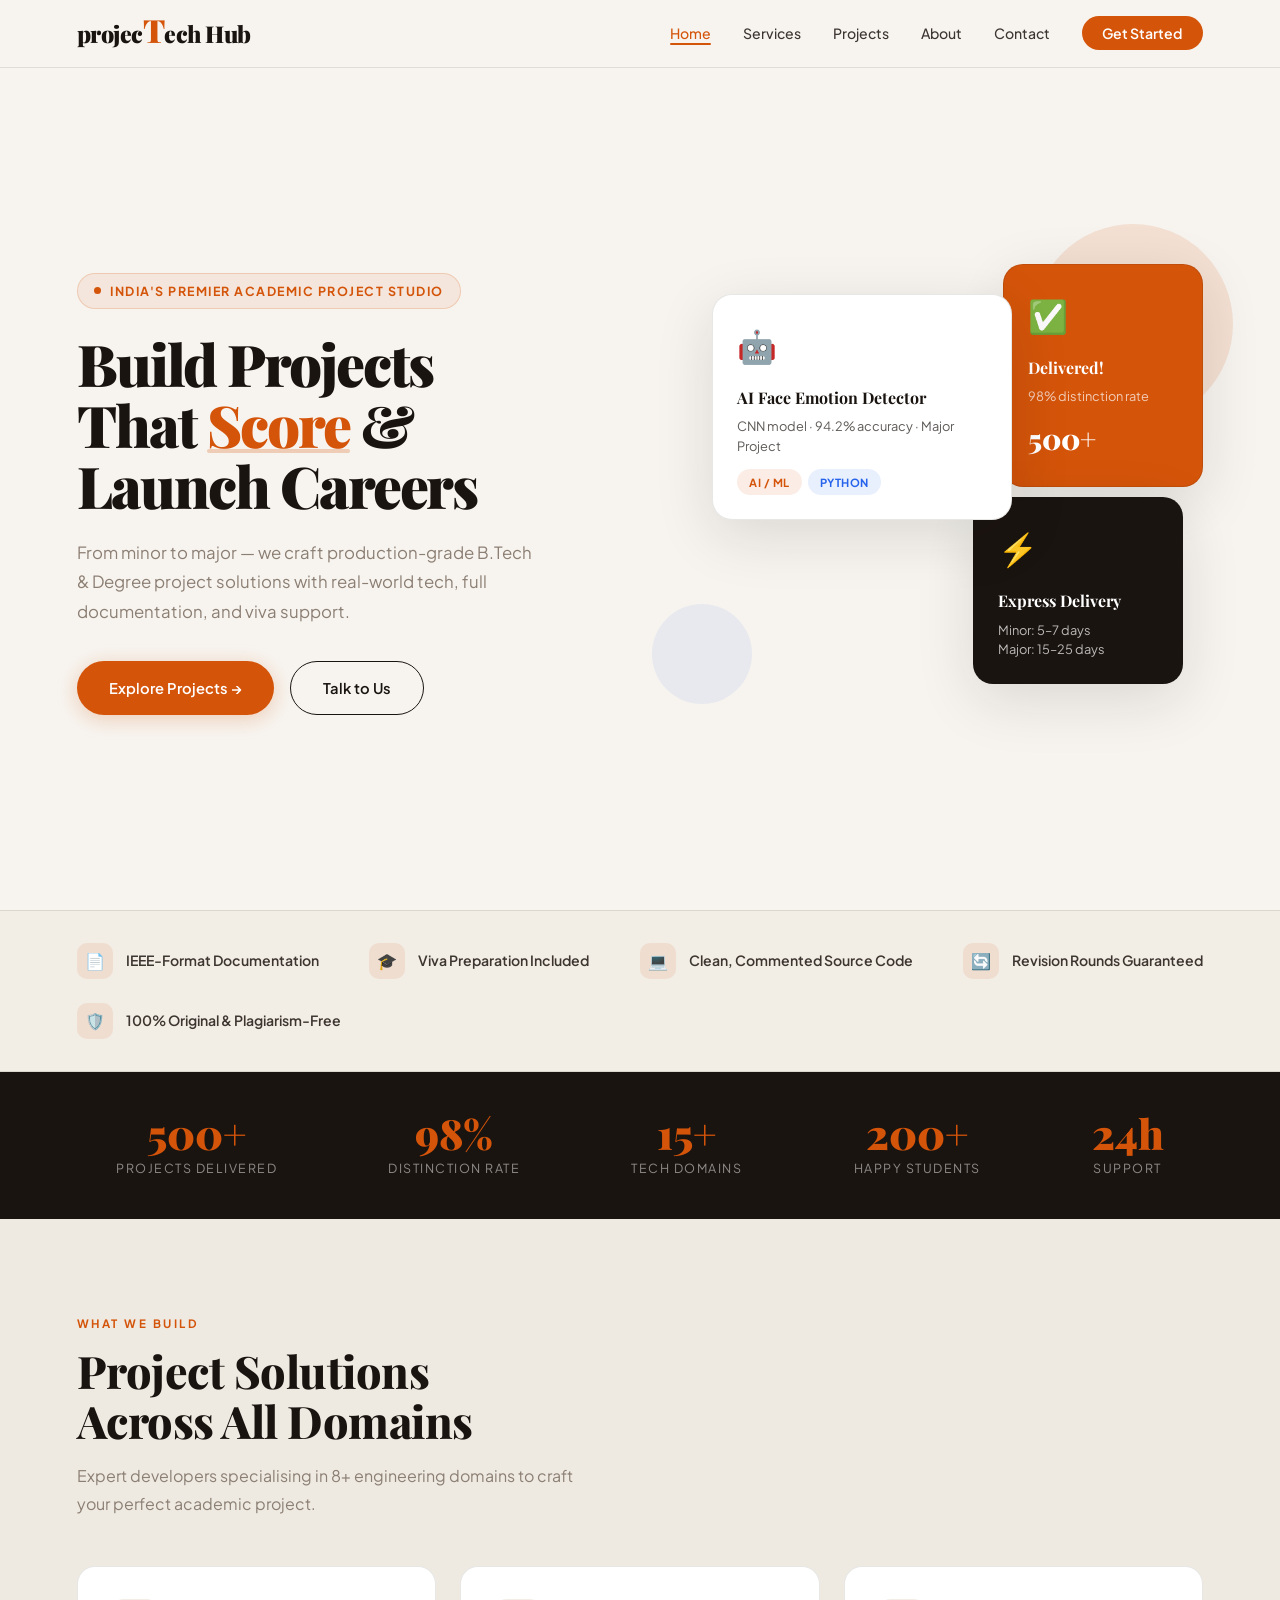
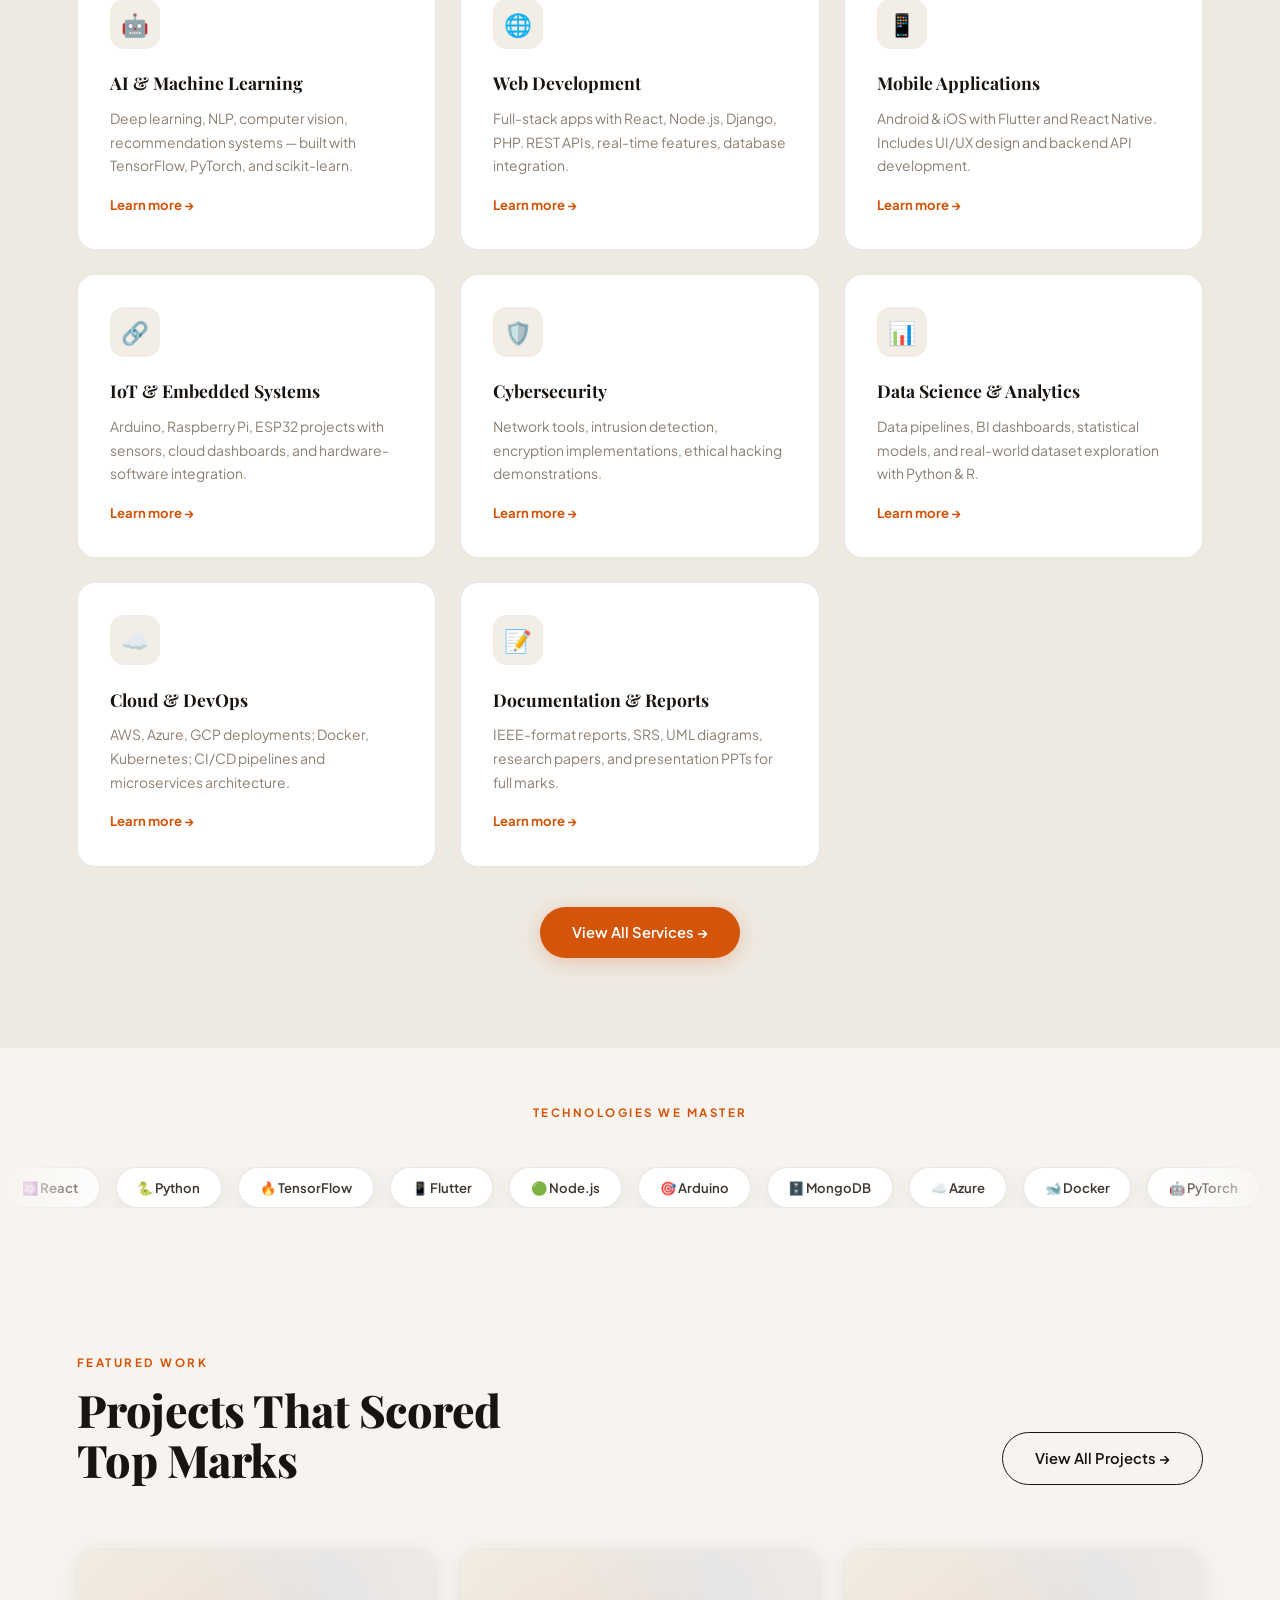
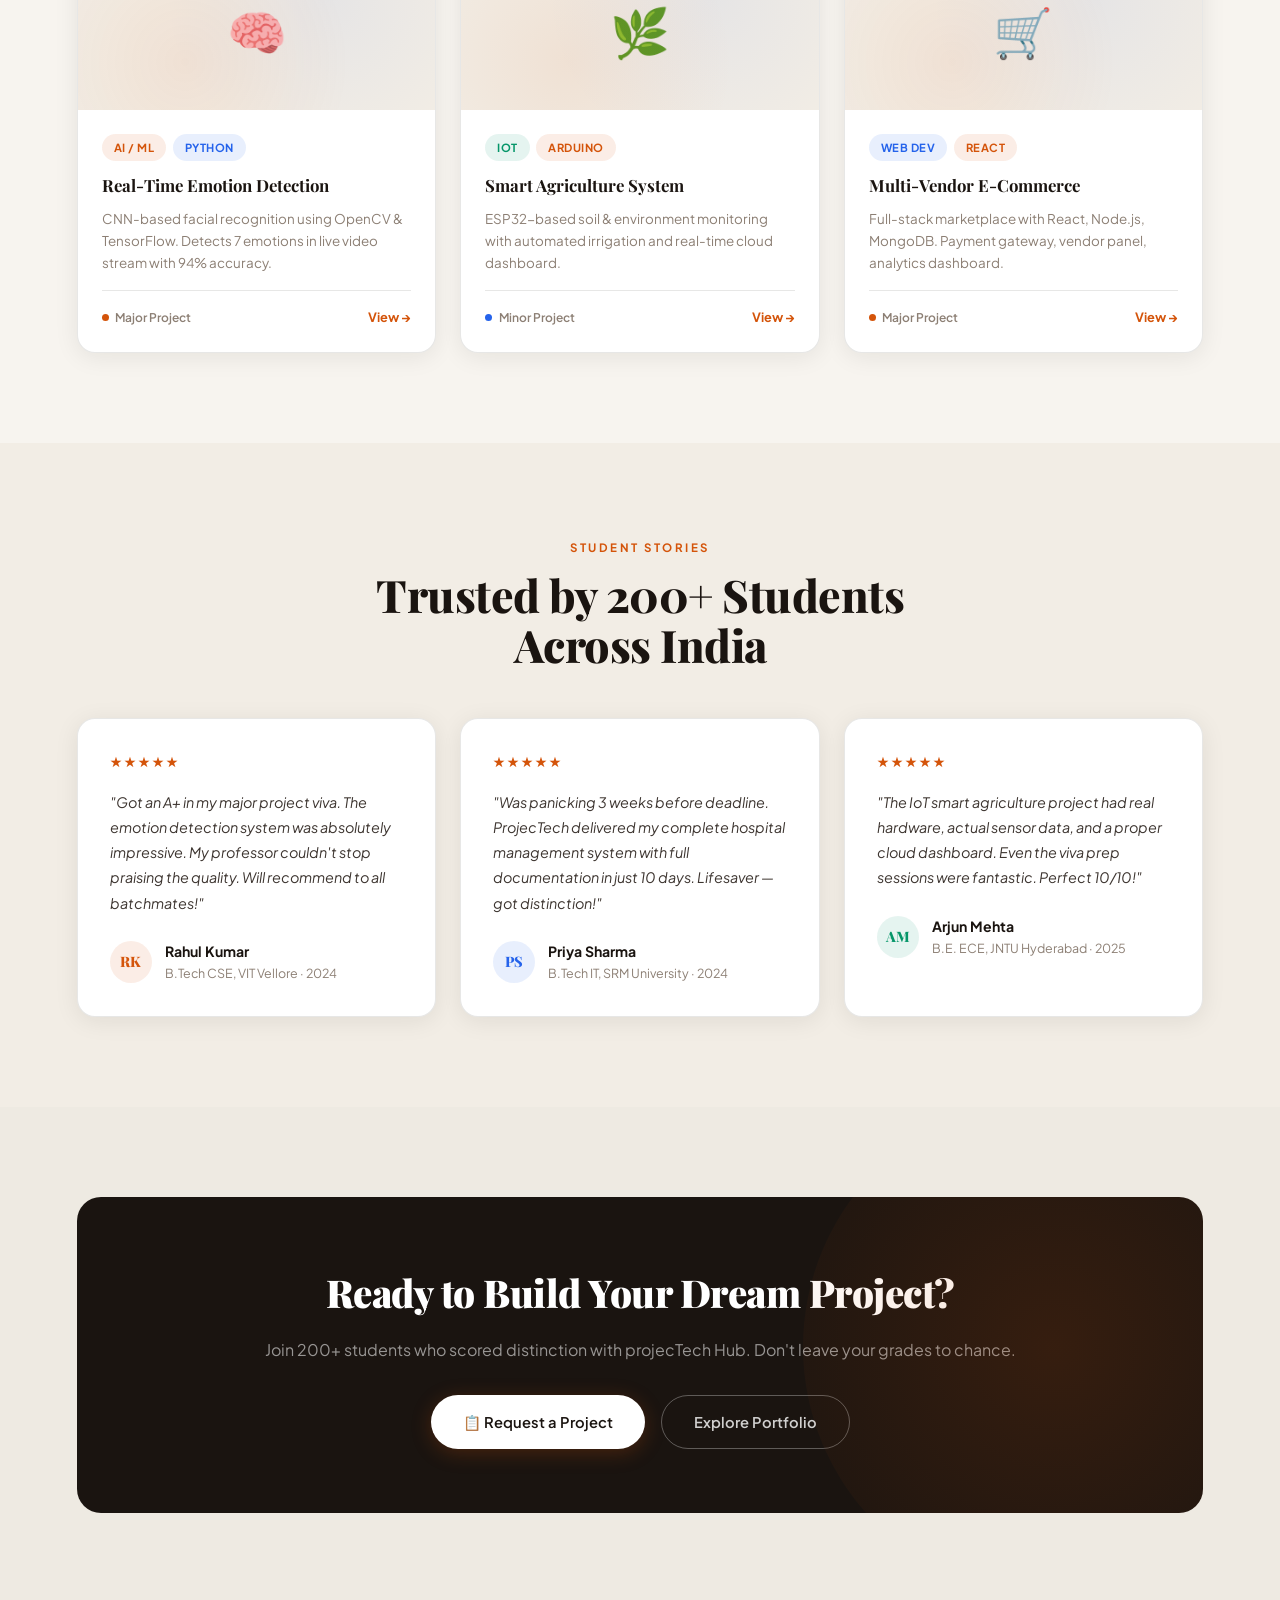
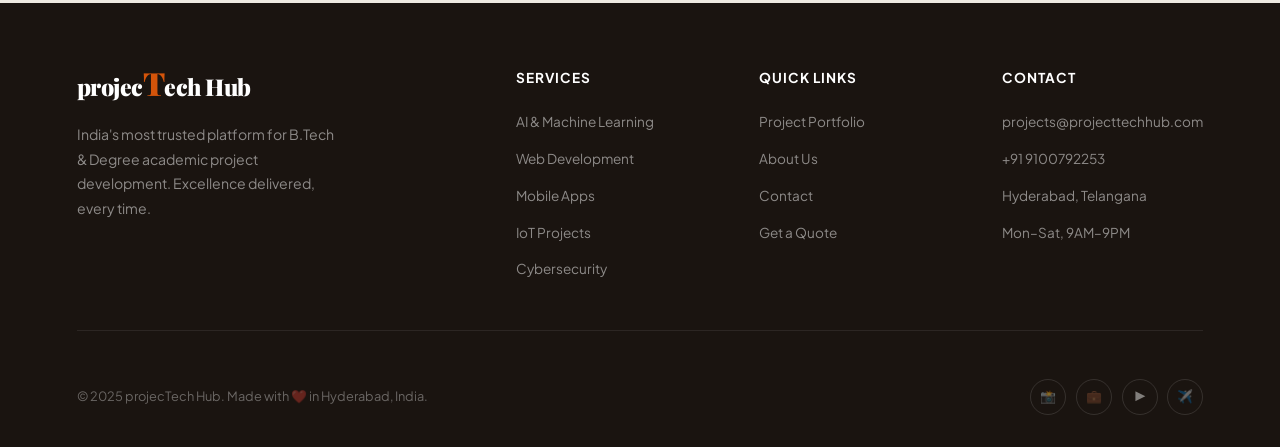
<file: index.html>
<!DOCTYPE html>
<html lang="en">
<head>
<meta charset="UTF-8">
<meta name="viewport" content="width=device-width, initial-scale=1.0">
<title>projecTech Hub — B.Tech & Degree Project Solutions</title>
<link rel="stylesheet" href="style.css">
<style>
/* ── HERO ── */
.hero {
  min-height: calc(100vh - 68px);
  display: grid;
  grid-template-columns: 1fr 1fr;
  align-items: center;
  gap: 4rem;
  padding: 80px 6% 80px;
  max-width: 1300px;
  margin: 0 auto;
}
.hero-left { position: relative; }
.hero-eyebrow {
  display: inline-flex;
  align-items: center;
  gap: 0.6rem;
  background: rgba(212,84,10,0.08);
  border: 1px solid rgba(212,84,10,0.2);
  border-radius: 50px;
  padding: 0.4rem 1rem;
  font-size: 0.78rem;
  font-weight: 700;
  color: var(--accent);
  text-transform: uppercase;
  letter-spacing: 1.5px;
  margin-bottom: 1.5rem;
  animation: fadeUp 0.7s ease both;
}
.pulse { width: 7px; height: 7px; border-radius: 50%; background: var(--accent); animation: pulse 2s infinite; }
@keyframes pulse { 0%,100%{opacity:1;transform:scale(1)} 50%{opacity:0.4;transform:scale(0.8)} }

h1.hero-title {
  font-family: 'Playfair Display', serif;
  font-size: clamp(2.8rem, 4.5vw, 4.4rem);
  font-weight: 900;
  line-height: 1.06;
  letter-spacing: -2px;
  color: var(--ink);
  margin-bottom: 1.4rem;
  animation: fadeUp 0.7s 0.1s ease both;
}
h1.hero-title em {
  font-style: normal;
  color: var(--accent);
  position: relative;
  display: inline-block;
}
h1.hero-title em::after {
  content: '';
  position: absolute;
  bottom: 2px; left: 0; right: 0;
  height: 4px;
  background: var(--accent);
  opacity: 0.25;
  border-radius: 2px;
}

.hero-sub {
  color: var(--muted);
  font-size: 1.05rem;
  line-height: 1.75;
  max-width: 460px;
  margin-bottom: 2.2rem;
  animation: fadeUp 0.7s 0.2s ease both;
  font-weight: 400;
}
.hero-btns { display: flex; gap: 1rem; flex-wrap: wrap; animation: fadeUp 0.7s 0.3s ease both; }

/* hero right visual */
.hero-visual {
  position: relative;
  animation: fadeUp 0.9s 0.2s ease both;
}
.hero-card-stack {
  position: relative;
  height: 460px;
}
.hcard {
  position: absolute;
  background: var(--surface);
  border: 1px solid var(--border);
  border-radius: 20px;
  padding: 1.5rem;
  box-shadow: var(--shadow-lg);
  transition: transform 0.5s ease;
}
.hcard:hover { transform: scale(1.02); }
.hcard-main {
  width: 300px;
  top: 30px; left: 40px;
  z-index: 3;
}
.hcard-float1 {
  width: 200px;
  top: 0; right: 0;
  z-index: 2;
  background: var(--accent);
  color: #fff;
}
.hcard-float2 {
  width: 210px;
  bottom: 40px; right: 20px;
  z-index: 2;
  background: var(--ink);
  color: #fff;
}
.hcard-icon { font-size: 2rem; margin-bottom: 0.8rem; }
.hcard h4 { font-family: 'Playfair Display', serif; font-size: 1rem; font-weight: 700; margin-bottom: 0.4rem; }
.hcard p { font-size: 0.8rem; opacity: 0.7; line-height: 1.5; }
.hcard-stat { font-family: 'Playfair Display', serif; font-size: 1.8rem; font-weight: 900; margin-top: 0.5rem; }

/* floating dots deco */
.deco-dot {
  position: absolute;
  border-radius: 50%;
  opacity: 0.12;
  background: var(--accent);
  pointer-events: none;
}

@keyframes fadeUp { from{opacity:0;transform:translateY(22px)} to{opacity:1;transform:translateY(0)} }

/* ── HIGHLIGHTS BAR ── */
.highlights-bar {
  background: var(--surface2);
  padding: 2rem 6%;
  border-top: 1px solid var(--border);
  border-bottom: 1px solid var(--border);
}
.highlights-inner {
  max-width: 1200px;
  margin: 0 auto;
  display: flex;
  justify-content: space-between;
  align-items: center;
  flex-wrap: wrap;
  gap: 1.5rem;
}
.hl-item {
  display: flex;
  align-items: center;
  gap: 0.8rem;
  font-size: 0.88rem;
  font-weight: 600;
  color: var(--ink2);
}
.hl-icon {
  width: 36px; height: 36px;
  border-radius: 10px;
  background: rgba(212,84,10,0.1);
  display: flex;
  align-items: center;
  justify-content: center;
  font-size: 1rem;
  flex-shrink: 0;
}

/* ── SERVICES OVERVIEW ── */
.services-grid {
  display: grid;
  grid-template-columns: repeat(auto-fill, minmax(270px, 1fr));
  gap: 1.5rem;
  margin-top: 3rem;
}
.service-card {
  background: var(--surface);
  border: 1px solid var(--border);
  border-radius: 18px;
  padding: 2rem;
  transition: all 0.28s;
  position: relative;
  overflow: hidden;
}
.service-card::before {
  content: '';
  position: absolute;
  bottom: 0; left: 0; right: 0;
  height: 3px;
  background: linear-gradient(90deg, var(--accent), transparent);
  transform: scaleX(0);
  transform-origin: left;
  transition: transform 0.3s;
}
.service-card:hover { box-shadow: var(--shadow-lg); transform: translateY(-4px); }
.service-card:hover::before { transform: scaleX(1); }
.svc-icon {
  width: 50px; height: 50px;
  border-radius: 14px;
  display: flex;
  align-items: center;
  justify-content: center;
  font-size: 1.4rem;
  margin-bottom: 1.2rem;
  background: var(--surface2);
}
.service-card h3 { font-family: 'Playfair Display', serif; font-size: 1.1rem; font-weight: 700; margin-bottom: 0.6rem; }
.service-card p { color: var(--muted); font-size: 0.87rem; line-height: 1.7; }
.svc-link { display: inline-flex; align-items: center; gap: 0.3rem; color: var(--accent); font-size: 0.82rem; font-weight: 700; margin-top: 1rem; text-decoration: none; }
.svc-link:hover { gap: 0.6rem; }

/* ── FEATURED PROJECTS ── */
.projects-row {
  display: grid;
  grid-template-columns: repeat(auto-fill, minmax(310px, 1fr));
  gap: 1.5rem;
  margin-top: 3rem;
}
.proj-card {
  background: var(--surface);
  border: 1px solid var(--border);
  border-radius: 18px;
  overflow: hidden;
  box-shadow: var(--shadow);
  transition: transform 0.28s, box-shadow 0.28s;
}
.proj-card:hover { transform: translateY(-5px); box-shadow: var(--shadow-lg); }
.proj-thumb {
  height: 160px;
  display: flex;
  align-items: center;
  justify-content: center;
  font-size: 3rem;
  background: var(--surface2);
  position: relative;
  overflow: hidden;
}
.proj-thumb-pattern {
  position: absolute;
  inset: 0;
  background-image: radial-gradient(circle at 30% 70%, rgba(212,84,10,0.08) 0%, transparent 60%),
                    radial-gradient(circle at 70% 30%, rgba(37,99,235,0.06) 0%, transparent 60%);
}
.proj-body { padding: 1.5rem; }
.proj-tags { display: flex; gap: 0.4rem; flex-wrap: wrap; margin-bottom: 0.7rem; }
.proj-body h3 { font-family: 'Playfair Display', serif; font-size: 1.05rem; font-weight: 700; margin-bottom: 0.5rem; }
.proj-body p { color: var(--muted); font-size: 0.84rem; line-height: 1.65; }
.proj-footer { display: flex; justify-content: space-between; align-items: center; margin-top: 1rem; padding-top: 1rem; border-top: 1px solid var(--border); }

/* ── TESTIMONIAL STRIP ── */
.testi-grid {
  display: grid;
  grid-template-columns: repeat(auto-fill, minmax(300px, 1fr));
  gap: 1.5rem;
  margin-top: 3rem;
}
.testi-card {
  background: var(--surface);
  border: 1px solid var(--border);
  border-radius: 18px;
  padding: 2rem;
  box-shadow: var(--shadow);
}
.stars { color: var(--accent); font-size: 0.85rem; letter-spacing: 2px; margin-bottom: 1rem; }
.testi-text { color: var(--ink2); font-size: 0.9rem; line-height: 1.75; margin-bottom: 1.5rem; font-style: italic; }
.testi-author { display: flex; align-items: center; gap: 0.8rem; }
.author-av {
  width: 42px; height: 42px;
  border-radius: 50%;
  display: flex;
  align-items: center;
  justify-content: center;
  font-weight: 800;
  font-size: 0.9rem;
  font-family: 'Playfair Display', serif;
  flex-shrink: 0;
}
.author-name { font-weight: 700; font-size: 0.88rem; }
.author-info { color: var(--muted); font-size: 0.78rem; }

/* ── CTA BLOCK ── */
.cta-block {
  background: var(--ink);
  border-radius: 24px;
  padding: 4rem 3rem;
  text-align: center;
  position: relative;
  overflow: hidden;
}
.cta-block::before {
  content: '';
  position: absolute;
  width: 500px; height: 500px;
  background: radial-gradient(circle, rgba(212,84,10,0.15), transparent);
  top: -100px; right: -100px;
  border-radius: 50%;
  pointer-events: none;
}
.cta-block h2 { font-family: 'Playfair Display', serif; font-size: clamp(1.8rem,3vw,2.6rem); font-weight: 900; color: #fff; margin-bottom: 0.8rem; letter-spacing:-0.5px; }
.cta-block p { color: rgba(255,255,255,0.55); margin-bottom: 2rem; }
.cta-btns { display: flex; gap: 1rem; justify-content: center; flex-wrap: wrap; }
.btn-white { background: #fff; color: var(--ink) !important; }
.btn-white:hover { background: #f0ebe4; }
.btn-ghost { border-color: rgba(255,255,255,0.3) !important; color: rgba(255,255,255,0.8) !important; }
.btn-ghost:hover { background: rgba(255,255,255,0.08) !important; color: #fff !important; }

/* ── HOME SECTIONS BG ── */
#services { background: var(--bg2); }
#testimonials { background: var(--surface2); }

@media(max-width:900px) {
  .hero { grid-template-columns: 1fr; padding: 50px 5%; gap: 3rem; }
  .hero-card-stack { height: 320px; }
  .hcard-main { width: 240px; left: 0; }
  .hcard-float1 { width: 160px; }
  .hcard-float2 { width: 170px; right: 0; }
}
</style>
</head>
<body>
<!-- NAV -->
<nav>
  <a href="index.html" class="logo"><span class="small">projec</span><span class="BIG">T</span><span class="small">ech</span>&nbsp;<span class="hub">Hub</span></a>
  <ul class="nav-links">
    <li><a href="index.html" class="active">Home</a></li>
    <li><a href="services.html">Services</a></li>
    <li><a href="projects.html">Projects</a></li>
    <li><a href="about.html">About</a></li>
    <li><a href="contact.html">Contact</a></li>
    <li><a href="contact.html" class="nav-cta">Get Started</a></li>
  </ul>
  <div class="hamburger"><span></span><span></span><span></span></div>
</nav>

<div class="page">

  <!-- HERO -->
  <div style="background: var(--bg); padding-top: 10px;">
    <div class="hero">
      <div class="hero-left">
        <div class="hero-eyebrow"><span class="pulse"></span> India's Premier Academic Project Studio</div>
        <h1 class="hero-title">Build Projects<br>That <em>Score</em> &<br>Launch Careers</h1>
        <p class="hero-sub">From minor to major — we craft production-grade B.Tech & Degree project solutions with real-world tech, full documentation, and viva support.</p>
        <div class="hero-btns">
          <a href="projects.html" class="btn-primary">Explore Projects →</a>
          <a href="contact.html" class="btn-outline">Talk to Us</a>
        </div>
      </div>
      <div class="hero-visual">
        <div class="deco-dot" style="width:200px;height:200px;top:-40px;right:-30px;"></div>
        <div class="deco-dot" style="width:100px;height:100px;bottom:20px;left:-20px;opacity:0.07;background:var(--accent2)"></div>
        <div class="hero-card-stack">
          <div class="hcard hcard-main">
            <div class="hcard-icon">🤖</div>
            <h4>AI Face Emotion Detector</h4>
            <p>CNN model · 94.2% accuracy · Major Project</p>
            <div style="display:flex;gap:0.4rem;margin-top:0.8rem">
              <span class="tag tag-orange">AI / ML</span>
              <span class="tag tag-blue">Python</span>
            </div>
          </div>
          <div class="hcard hcard-float1">
            <div class="hcard-icon">✅</div>
            <h4>Delivered!</h4>
            <p>98% distinction rate</p>
            <div class="hcard-stat">500+</div>
          </div>
          <div class="hcard hcard-float2">
            <div class="hcard-icon">⚡</div>
            <h4>Express Delivery</h4>
            <p>Minor: 5–7 days<br>Major: 15–25 days</p>
          </div>
        </div>
      </div>
    </div>
  </div>

  <!-- HIGHLIGHTS BAR -->
  <div class="highlights-bar">
    <div class="highlights-inner">
      <div class="hl-item"><div class="hl-icon">📄</div> IEEE-Format Documentation</div>
      <div class="hl-item"><div class="hl-icon">🎓</div> Viva Preparation Included</div>
      <div class="hl-item"><div class="hl-icon">💻</div> Clean, Commented Source Code</div>
      <div class="hl-item"><div class="hl-icon">🔄</div> Revision Rounds Guaranteed</div>
      <div class="hl-item"><div class="hl-icon">🛡️</div> 100% Original & Plagiarism-Free</div>
    </div>
  </div>

  <!-- STATS -->
  <div class="stat-strip">
    <div class="stat-item"><span class="stat-num">500+</span><div class="stat-label">Projects Delivered</div></div>
    <div class="stat-item"><span class="stat-num">98%</span><div class="stat-label">Distinction Rate</div></div>
    <div class="stat-item"><span class="stat-num">15+</span><div class="stat-label">Tech Domains</div></div>
    <div class="stat-item"><span class="stat-num">200+</span><div class="stat-label">Happy Students</div></div>
    <div class="stat-item"><span class="stat-num">24h</span><div class="stat-label">Support</div></div>
  </div>

  <!-- SERVICES OVERVIEW -->
  <section id="services">
    <div class="container">
      <div class="reveal">
        <span class="section-tag">What We Build</span>
        <h2 class="section-title">Project Solutions<br>Across All Domains</h2>
        <p class="section-sub">Expert developers specialising in 8+ engineering domains to craft your perfect academic project.</p>
      </div>
      <div class="services-grid">
        <div class="service-card reveal">
          <div class="svc-icon">🤖</div>
          <h3>AI & Machine Learning</h3>
          <p>Deep learning, NLP, computer vision, recommendation systems — built with TensorFlow, PyTorch, and scikit-learn.</p>
          <a href="services.html" class="svc-link">Learn more →</a>
        </div>
        <div class="service-card reveal">
          <div class="svc-icon">🌐</div>
          <h3>Web Development</h3>
          <p>Full-stack apps with React, Node.js, Django, PHP. REST APIs, real-time features, database integration.</p>
          <a href="services.html" class="svc-link">Learn more →</a>
        </div>
        <div class="service-card reveal">
          <div class="svc-icon">📱</div>
          <h3>Mobile Applications</h3>
          <p>Android & iOS with Flutter and React Native. Includes UI/UX design and backend API development.</p>
          <a href="services.html" class="svc-link">Learn more →</a>
        </div>
        <div class="service-card reveal">
          <div class="svc-icon">🔗</div>
          <h3>IoT & Embedded Systems</h3>
          <p>Arduino, Raspberry Pi, ESP32 projects with sensors, cloud dashboards, and hardware-software integration.</p>
          <a href="services.html" class="svc-link">Learn more →</a>
        </div>
        <div class="service-card reveal">
          <div class="svc-icon">🛡️</div>
          <h3>Cybersecurity</h3>
          <p>Network tools, intrusion detection, encryption implementations, ethical hacking demonstrations.</p>
          <a href="services.html" class="svc-link">Learn more →</a>
        </div>
        <div class="service-card reveal">
          <div class="svc-icon">📊</div>
          <h3>Data Science & Analytics</h3>
          <p>Data pipelines, BI dashboards, statistical models, and real-world dataset exploration with Python & R.</p>
          <a href="services.html" class="svc-link">Learn more →</a>
        </div>
        <div class="service-card reveal">
          <div class="svc-icon">☁️</div>
          <h3>Cloud & DevOps</h3>
          <p>AWS, Azure, GCP deployments; Docker, Kubernetes; CI/CD pipelines and microservices architecture.</p>
          <a href="services.html" class="svc-link">Learn more →</a>
        </div>
        <div class="service-card reveal">
          <div class="svc-icon">📝</div>
          <h3>Documentation & Reports</h3>
          <p>IEEE-format reports, SRS, UML diagrams, research papers, and presentation PPTs for full marks.</p>
          <a href="services.html" class="svc-link">Learn more →</a>
        </div>
      </div>
      <div style="text-align:center;margin-top:2.5rem">
        <a href="services.html" class="btn-primary">View All Services →</a>
      </div>
    </div>
  </section>

  <!-- TECH MARQUEE -->
  <div style="padding:50px 0; background: var(--bg);">
    <div style="text-align:center;margin-bottom:2rem"><span class="section-tag">Technologies We Master</span></div>
    <div class="marquee-wrap">
      <div class="marquee-track">
        <div class="tech-pill">⚛️ React</div><div class="tech-pill">🐍 Python</div><div class="tech-pill">🔥 TensorFlow</div>
        <div class="tech-pill">📱 Flutter</div><div class="tech-pill">🟢 Node.js</div><div class="tech-pill">🎯 Arduino</div>
        <div class="tech-pill">🗄️ MongoDB</div><div class="tech-pill">☁️ Azure</div><div class="tech-pill">🐋 Docker</div>
        <div class="tech-pill">🤖 PyTorch</div><div class="tech-pill">📊 Power BI</div><div class="tech-pill">🅰️ Angular</div>
        <div class="tech-pill">📦 MySQL</div><div class="tech-pill">🔷 TypeScript</div><div class="tech-pill">☕ Java Spring</div>
        <!-- duplicate -->
        <div class="tech-pill">⚛️ React</div><div class="tech-pill">🐍 Python</div><div class="tech-pill">🔥 TensorFlow</div>
        <div class="tech-pill">📱 Flutter</div><div class="tech-pill">🟢 Node.js</div><div class="tech-pill">🎯 Arduino</div>
        <div class="tech-pill">🗄️ MongoDB</div><div class="tech-pill">☁️ Azure</div><div class="tech-pill">🐋 Docker</div>
        <div class="tech-pill">🤖 PyTorch</div><div class="tech-pill">📊 Power BI</div><div class="tech-pill">🅰️ Angular</div>
        <div class="tech-pill">📦 MySQL</div><div class="tech-pill">🔷 TypeScript</div><div class="tech-pill">☕ Java Spring</div>
      </div>
    </div>
  </div>

  <!-- FEATURED PROJECTS -->
  <section style="background:var(--bg)">
    <div class="container">
      <div class="reveal" style="display:flex;justify-content:space-between;align-items:flex-end;flex-wrap:wrap;gap:1rem;margin-bottom:0">
        <div>
          <span class="section-tag">Featured Work</span>
          <h2 class="section-title">Projects That Scored<br>Top Marks</h2>
        </div>
        <a href="projects.html" class="btn-outline" style="margin-bottom:1rem">View All Projects →</a>
      </div>
      <div class="projects-row">
        <div class="proj-card reveal">
          <div class="proj-thumb" style="color:#d4540a">
            <div class="proj-thumb-pattern"></div>
            🧠
          </div>
          <div class="proj-body">
            <div class="proj-tags"><span class="tag tag-orange">AI / ML</span><span class="tag tag-blue">Python</span></div>
            <h3>Real-Time Emotion Detection</h3>
            <p>CNN-based facial recognition using OpenCV & TensorFlow. Detects 7 emotions in live video stream with 94% accuracy.</p>
            <div class="proj-footer">
              <span class="level-badge major"><span class="level-dot"></span> Major Project</span>
              <a href="projects.html" style="color:var(--accent);font-size:0.8rem;font-weight:700;text-decoration:none">View →</a>
            </div>
          </div>
        </div>
        <div class="proj-card reveal">
          <div class="proj-thumb" style="color:#059669">
            <div class="proj-thumb-pattern"></div>
            🌿
          </div>
          <div class="proj-body">
            <div class="proj-tags"><span class="tag tag-green">IoT</span><span class="tag tag-orange">Arduino</span></div>
            <h3>Smart Agriculture System</h3>
            <p>ESP32-based soil & environment monitoring with automated irrigation and real-time cloud dashboard.</p>
            <div class="proj-footer">
              <span class="level-badge minor"><span class="level-dot"></span> Minor Project</span>
              <a href="projects.html" style="color:var(--accent);font-size:0.8rem;font-weight:700;text-decoration:none">View →</a>
            </div>
          </div>
        </div>
        <div class="proj-card reveal">
          <div class="proj-thumb" style="color:#2563eb">
            <div class="proj-thumb-pattern"></div>
            🛒
          </div>
          <div class="proj-body">
            <div class="proj-tags"><span class="tag tag-blue">Web Dev</span><span class="tag tag-orange">React</span></div>
            <h3>Multi-Vendor E-Commerce</h3>
            <p>Full-stack marketplace with React, Node.js, MongoDB. Payment gateway, vendor panel, analytics dashboard.</p>
            <div class="proj-footer">
              <span class="level-badge major"><span class="level-dot"></span> Major Project</span>
              <a href="projects.html" style="color:var(--accent);font-size:0.8rem;font-weight:700;text-decoration:none">View →</a>
            </div>
          </div>
        </div>
      </div>
    </div>
  </section>

  <!-- TESTIMONIALS -->
  <section id="testimonials">
    <div class="container">
      <div class="reveal" style="text-align:center;max-width:560px;margin:0 auto 0">
        <span class="section-tag">Student Stories</span>
        <h2 class="section-title">Trusted by 200+ Students<br>Across India</h2>
      </div>
      <div class="testi-grid">
        <div class="testi-card reveal">
          <div class="stars">★★★★★</div>
          <p class="testi-text">"Got an A+ in my major project viva. The emotion detection system was absolutely impressive. My professor couldn't stop praising the quality. Will recommend to all batchmates!"</p>
          <div class="testi-author">
            <div class="author-av" style="background:rgba(212,84,10,0.1);color:var(--accent)">RK</div>
            <div><div class="author-name">Rahul Kumar</div><div class="author-info">B.Tech CSE, VIT Vellore · 2024</div></div>
          </div>
        </div>
        <div class="testi-card reveal">
          <div class="stars">★★★★★</div>
          <p class="testi-text">"Was panicking 3 weeks before deadline. ProjecTech delivered my complete hospital management system with full documentation in just 10 days. Lifesaver — got distinction!"</p>
          <div class="testi-author">
            <div class="author-av" style="background:rgba(37,99,235,0.1);color:var(--accent2)">PS</div>
            <div><div class="author-name">Priya Sharma</div><div class="author-info">B.Tech IT, SRM University · 2024</div></div>
          </div>
        </div>
        <div class="testi-card reveal">
          <div class="stars">★★★★★</div>
          <p class="testi-text">"The IoT smart agriculture project had real hardware, actual sensor data, and a proper cloud dashboard. Even the viva prep sessions were fantastic. Perfect 10/10!"</p>
          <div class="testi-author">
            <div class="author-av" style="background:rgba(5,150,105,0.1);color:var(--accent3)">AM</div>
            <div><div class="author-name">Arjun Mehta</div><div class="author-info">B.E. ECE, JNTU Hyderabad · 2025</div></div>
          </div>
        </div>
      </div>
    </div>
  </section>

  <!-- CTA -->
  <section style="background:var(--bg2)">
    <div class="container">
      <div class="cta-block reveal">
        <h2>Ready to Build Your Dream Project?</h2>
        <p>Join 200+ students who scored distinction with projecTech Hub. Don't leave your grades to chance.</p>
        <div class="cta-btns">
          <a href="contact.html" class="btn-primary btn-white" style="color:var(--ink)">📋 Request a Project</a>
          <a href="projects.html" class="btn-outline btn-ghost">Explore Portfolio</a>
        </div>
      </div>
    </div>
  </section>

</div>

<!-- FOOTER -->
<footer>
  <div class="footer-inner">
    <div class="footer-grid">
      <div class="footer-brand">
        <a href="index.html" class="logo"><span class="small">projec</span><span class="BIG">T</span><span class="small">ech</span>&nbsp;<span class="hub" style="color:#fff">Hub</span></a>
        <p>India's most trusted platform for B.Tech & Degree academic project development. Excellence delivered, every time.</p>
      </div>
      <div>
        <h5>Services</h5>
        <ul>
          <li><a href="services.html">AI & Machine Learning</a></li>
          <li><a href="services.html">Web Development</a></li>
          <li><a href="services.html">Mobile Apps</a></li>
          <li><a href="services.html">IoT Projects</a></li>
          <li><a href="services.html">Cybersecurity</a></li>
        </ul>
      </div>
      <div>
        <h5>Quick Links</h5>
        <ul>
          <li><a href="projects.html">Project Portfolio</a></li>
          <li><a href="about.html">About Us</a></li>
          <li><a href="contact.html">Contact</a></li>
          <li><a href="contact.html">Get a Quote</a></li>
        </ul>
      </div>
      <div>
        <h5>Contact</h5>
        <ul>
          <li><a href="mailto:projects@projecttechhub.com">projects@projecttechhub.com</a></li>
          <li><a href="tel:+919100792253">+91 9100792253</a></li>
          <li><a href="#">Hyderabad, Telangana</a></li>
          <li><a href="#">Mon–Sat, 9AM–9PM</a></li>
        </ul>
      </div>
    </div>
    <div class="footer-bottom">
      <span>© 2025 projecTech Hub. Made with ❤️ in Hyderabad, India.</span>
      <div class="social-links">
        <a href="#">📸</a><a href="#">💼</a><a href="#">▶️</a><a href="#">✈️</a>
      </div>
    </div>
  </div>
</footer>

<script src="main.js"></script>
</body>
</html>
</file>
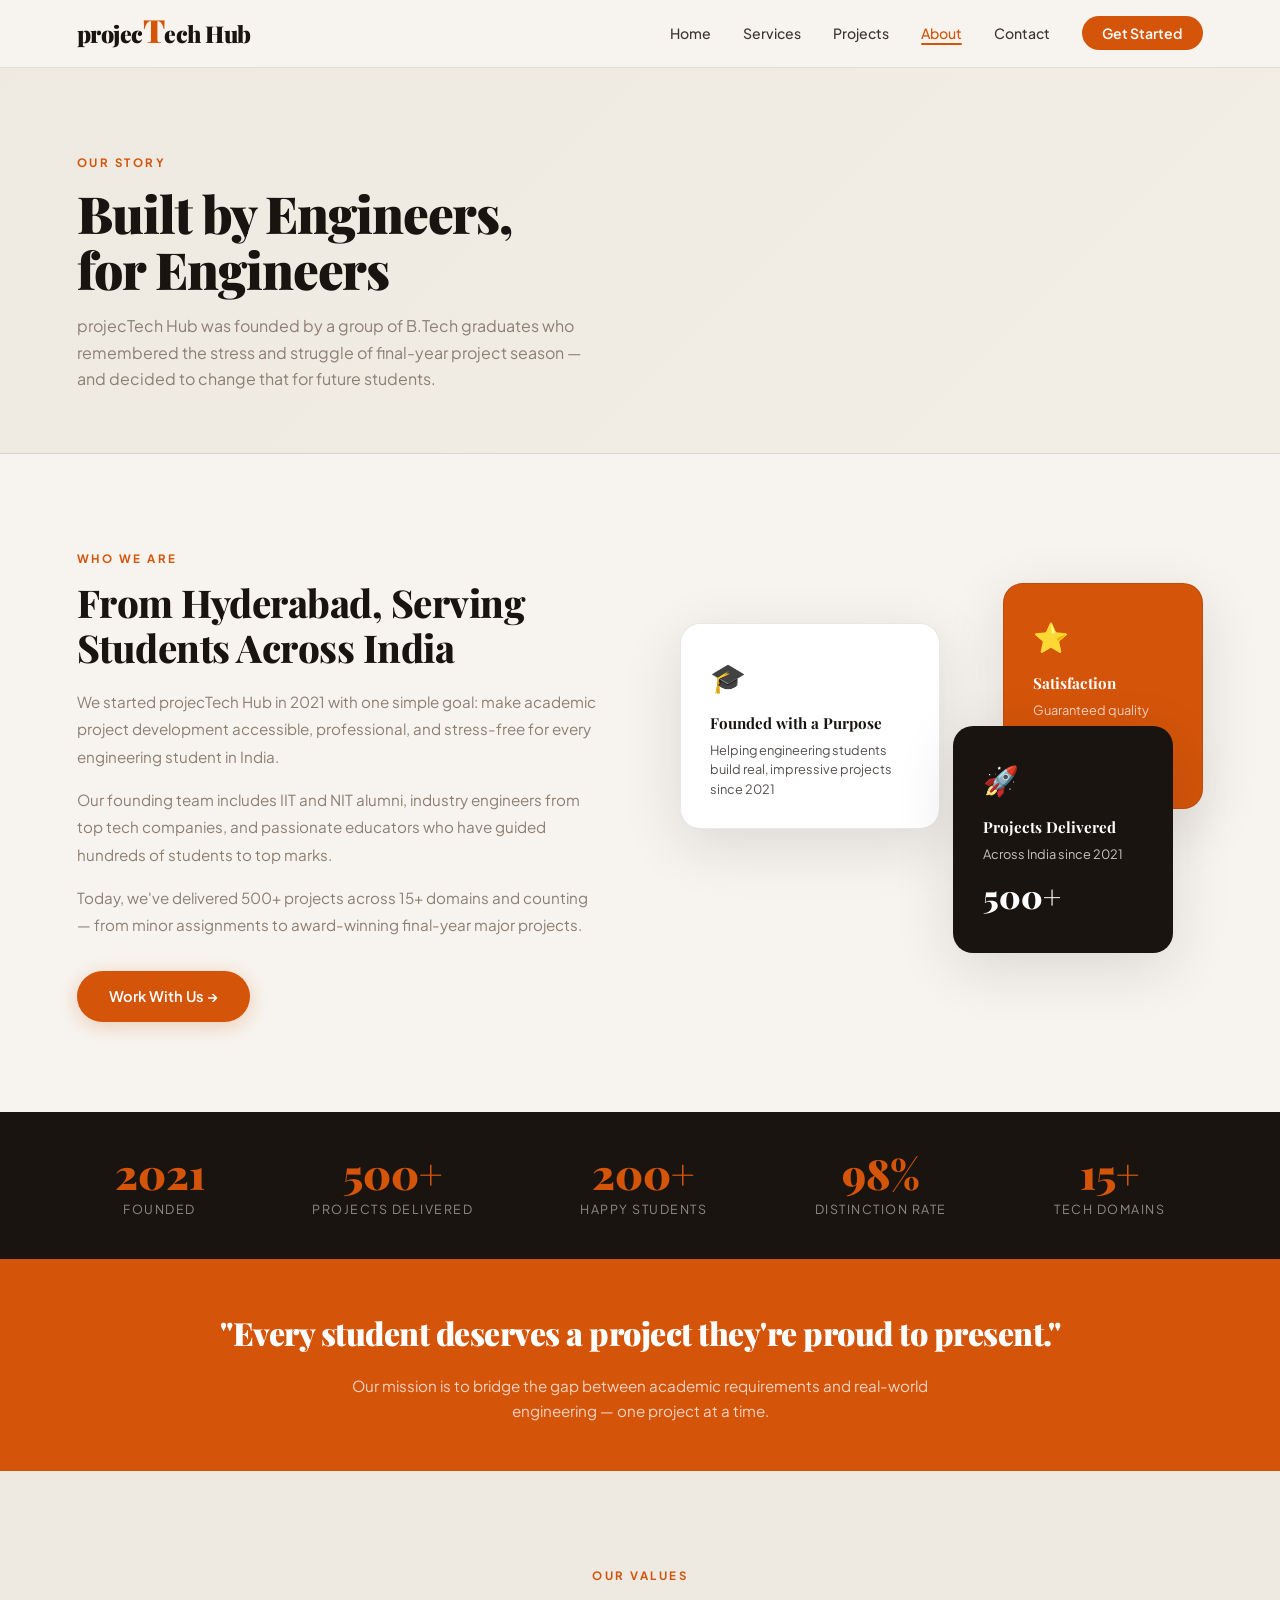
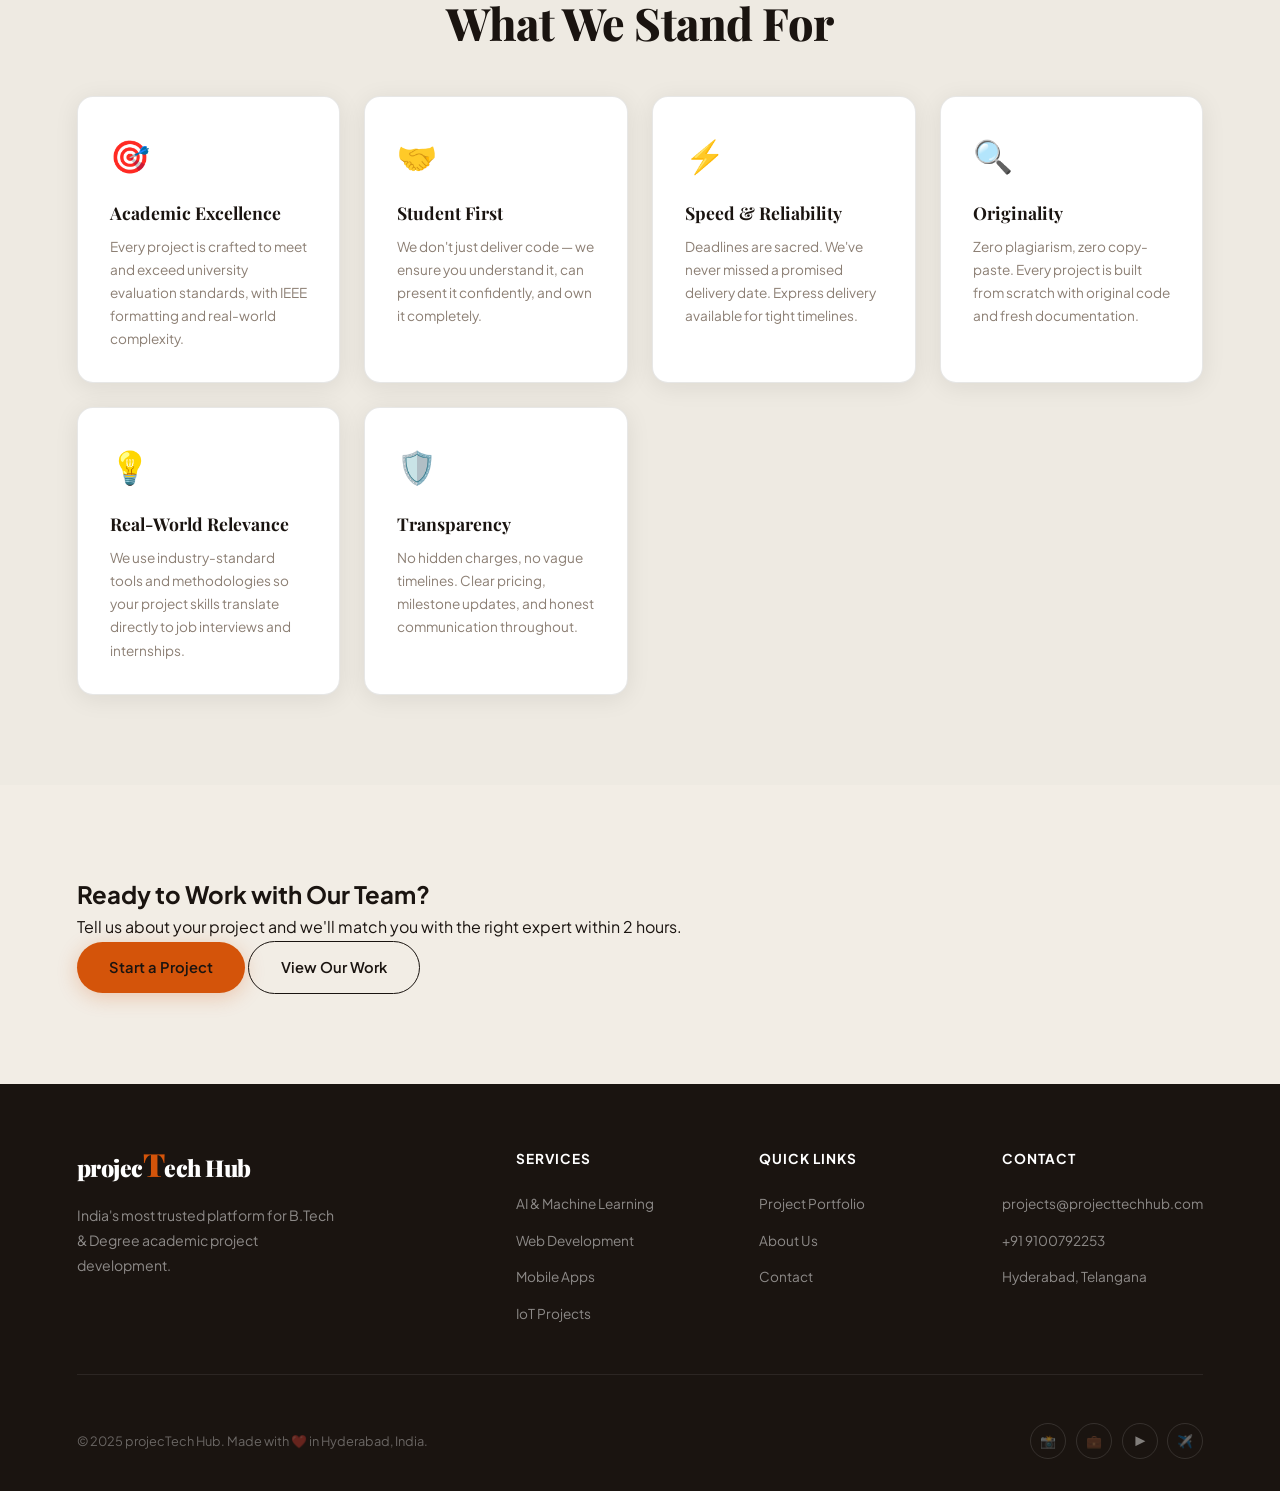
<file: about.html>
<!DOCTYPE html>
<html lang="en">
<head>
<meta charset="UTF-8">
<meta name="viewport" content="width=device-width, initial-scale=1.0">
<title>About — projecTech Hub</title>
<link rel="stylesheet" href="style.css">
<style>
.page-hero { background:linear-gradient(135deg,var(--bg2) 0%,var(--surface2) 100%); padding:80px 6% 60px; border-bottom:1px solid var(--border); }
.page-hero h1 { font-family:'Playfair Display',serif; font-size:clamp(2.2rem,4vw,3.5rem); font-weight:900; line-height:1.1; letter-spacing:-1px; margin-bottom:1rem; }
.page-hero p { color:var(--muted); font-size:1rem; max-width:520px; }

/* story */
.story-layout {
  display: grid;
  grid-template-columns: 1fr 1fr;
  gap: 5rem;
  align-items: center;
}
.story-text h2 { font-family:'Playfair Display',serif; font-size:clamp(1.8rem,3vw,2.6rem); font-weight:800; line-height:1.15; letter-spacing:-0.5px; margin-bottom:1.2rem; }
.story-text p { color:var(--muted); font-size:0.95rem; line-height:1.8; margin-bottom:1rem; }

.story-visual {
  position: relative;
  height: 400px;
}
.story-card {
  position: absolute;
  background: var(--surface);
  border: 1px solid var(--border);
  border-radius: 20px;
  padding: 1.8rem;
  box-shadow: var(--shadow-lg);
}
.story-card-main { width: 260px; top: 40px; left: 0; z-index: 2; }
.story-card-float { width: 200px; top: 0; right: 0; z-index: 1; background: var(--accent); color:#fff; }
.story-card-bottom { width: 220px; bottom: 30px; right: 30px; z-index: 3; background: var(--ink); color:#fff; }
.s-icon { font-size:1.8rem; margin-bottom:0.7rem; }
.s-title { font-family:'Playfair Display',serif; font-weight:700; font-size:0.95rem; margin-bottom:0.3rem; }
.s-body { font-size:0.8rem; opacity:0.75; line-height:1.5; }
.s-num { font-family:'Playfair Display',serif; font-size:2rem; font-weight:900; margin-top:0.4rem; }

/* values */
.values-grid {
  display: grid;
  grid-template-columns: repeat(auto-fill, minmax(240px,1fr));
  gap: 1.5rem;
  margin-top: 3rem;
}
.value-card {
  background: var(--surface);
  border: 1px solid var(--border);
  border-radius: 16px;
  padding: 2rem;
  box-shadow: var(--shadow);
  transition: all 0.28s;
}
.value-card:hover { transform: translateY(-4px); box-shadow: var(--shadow-lg); }
.v-icon { font-size: 2rem; margin-bottom: 1rem; }
.value-card h3 { font-family:'Playfair Display',serif; font-size:1.1rem; font-weight:700; margin-bottom:0.5rem; }
.value-card p { color:var(--muted); font-size:0.85rem; line-height:1.7; }

/* team */
.team-grid {
  display: grid;
  grid-template-columns: repeat(auto-fill, minmax(220px,1fr));
  gap: 1.5rem;
  margin-top: 3rem;
}
.team-card {
  background: var(--surface);
  border: 1px solid var(--border);
  border-radius: 18px;
  padding: 2rem;
  text-align: center;
  box-shadow: var(--shadow);
  transition: all 0.28s;
}
.team-card:hover { transform: translateY(-4px); box-shadow: var(--shadow-lg); }
.team-avatar {
  width: 72px; height: 72px;
  border-radius: 50%;
  display: flex; align-items: center; justify-content: center;
  font-family: 'Playfair Display', serif;
  font-weight: 900; font-size: 1.4rem;
  margin: 0 auto 1rem;
}
.team-card h4 { font-family:'Playfair Display',serif; font-weight:700; font-size:1rem; margin-bottom:0.2rem; }
.team-role { color:var(--accent); font-size:0.78rem; font-weight:700; text-transform:uppercase; letter-spacing:1px; margin-bottom:0.6rem; }
.team-card p { color:var(--muted); font-size:0.82rem; line-height:1.6; }
.team-tags { display:flex; flex-wrap:wrap; gap:0.3rem; justify-content:center; margin-top:0.8rem; }

/* mission strip */
.mission-strip {
  background: var(--accent);
  padding: 3rem 6%;
  text-align: center;
}
.mission-strip h2 { font-family:'Playfair Display',serif; font-size:clamp(1.5rem,2.5vw,2.2rem); font-weight:900; color:#fff; margin-bottom:0.8rem; letter-spacing:-0.5px; }
.mission-strip p { color:rgba(255,255,255,0.75); max-width:600px; margin:0 auto; font-size:0.95rem; }

@media(max-width:860px) {
  .story-layout { grid-template-columns: 1fr; }
  .story-visual { height: 280px; }
  .story-card-main { width: 200px; }
  .story-card-float { width: 160px; }
  .story-card-bottom { width: 175px; right:0; bottom:0; }
}
</style>
</head>
<body>
<nav>
  <a href="index.html" class="logo"><span class="small">projec</span><span class="BIG">T</span><span class="small">ech</span>&nbsp;<span class="hub">Hub</span></a>
  <ul class="nav-links">
    <li><a href="index.html">Home</a></li>
    <li><a href="services.html">Services</a></li>
    <li><a href="projects.html">Projects</a></li>
    <li><a href="about.html" class="active">About</a></li>
    <li><a href="contact.html">Contact</a></li>
    <li><a href="contact.html" class="nav-cta">Get Started</a></li>
  </ul>
  <div class="hamburger"><span></span><span></span><span></span></div>
</nav>

<div class="page">
  <div class="page-hero">
    <div>
      <span class="section-tag">Our Story</span>
      <h1>Built by Engineers,<br>for Engineers</h1>
      <p>projecTech Hub was founded by a group of B.Tech graduates who remembered the stress and struggle of final-year project season — and decided to change that for future students.</p>
    </div>
  </div>

  <!-- STORY -->
  <section style="background:var(--bg)">
    <div class="container">
      <div class="story-layout">
        <div class="story-text reveal">
          <span class="section-tag">Who We Are</span>
          <h2>From Hyderabad, Serving Students Across India</h2>
          <p>We started projecTech Hub in 2021 with one simple goal: make academic project development accessible, professional, and stress-free for every engineering student in India.</p>
          <p>Our founding team includes IIT and NIT alumni, industry engineers from top tech companies, and passionate educators who have guided hundreds of students to top marks.</p>
          <p>Today, we've delivered 500+ projects across 15+ domains and counting — from minor assignments to award-winning final-year major projects.</p>
          <a href="contact.html" class="btn-primary" style="margin-top:1rem">Work With Us →</a>
        </div>
        <div class="story-visual reveal">
          <div class="story-card story-card-main">
            <div class="s-icon">🎓</div>
            <div class="s-title">Founded with a Purpose</div>
            <div class="s-body">Helping engineering students build real, impressive projects since 2021</div>
          </div>
          <div class="story-card story-card-float">
            <div class="s-icon">⭐</div>
            <div class="s-title">Satisfaction</div>
            <div class="s-body">Guaranteed quality</div>
            <div class="s-num">4.9/5</div>
          </div>
          <div class="story-card story-card-bottom">
            <div class="s-icon">🚀</div>
            <div class="s-title">Projects Delivered</div>
            <div class="s-body">Across India since 2021</div>
            <div class="s-num">500+</div>
          </div>
        </div>
      </div>
    </div>
  </section>

  <!-- STATS -->
  <div class="stat-strip">
    <div class="stat-item"><span class="stat-num">2021</span><div class="stat-label">Founded</div></div>
    <div class="stat-item"><span class="stat-num">500+</span><div class="stat-label">Projects Delivered</div></div>
    <div class="stat-item"><span class="stat-num">200+</span><div class="stat-label">Happy Students</div></div>
    <div class="stat-item"><span class="stat-num">98%</span><div class="stat-label">Distinction Rate</div></div>
    <div class="stat-item"><span class="stat-num">15+</span><div class="stat-label">Tech Domains</div></div>
  </div>

  <!-- MISSION -->
  <div class="mission-strip">
    <h2>"Every student deserves a project they're proud to present."</h2>
    <p>Our mission is to bridge the gap between academic requirements and real-world engineering — one project at a time.</p>
  </div>

  <!-- VALUES -->
  <section style="background:var(--bg2)">
    <div class="container">
      <div class="reveal" style="text-align:center;max-width:540px;margin:0 auto">
        <span class="section-tag">Our Values</span>
        <h2 class="section-title">What We Stand For</h2>
      </div>
      <div class="values-grid">
        <div class="value-card reveal"><div class="v-icon">🎯</div><h3>Academic Excellence</h3><p>Every project is crafted to meet and exceed university evaluation standards, with IEEE formatting and real-world complexity.</p></div>
        <div class="value-card reveal"><div class="v-icon">🤝</div><h3>Student First</h3><p>We don't just deliver code — we ensure you understand it, can present it confidently, and own it completely.</p></div>
        <div class="value-card reveal"><div class="v-icon">⚡</div><h3>Speed & Reliability</h3><p>Deadlines are sacred. We've never missed a promised delivery date. Express delivery available for tight timelines.</p></div>
        <div class="value-card reveal"><div class="v-icon">🔍</div><h3>Originality</h3><p>Zero plagiarism, zero copy-paste. Every project is built from scratch with original code and fresh documentation.</p></div>
        <div class="value-card reveal"><div class="v-icon">💡</div><h3>Real-World Relevance</h3><p>We use industry-standard tools and methodologies so your project skills translate directly to job interviews and internships.</p></div>
        <div class="value-card reveal"><div class="v-icon">🛡️</div><h3>Transparency</h3><p>No hidden charges, no vague timelines. Clear pricing, milestone updates, and honest communication throughout.</p></div>
      </div>
    </div>
  </section>

  <!-- CTA -->
  <section style="background:var(--surface2)">
    <div class="container">
      <div class="cta-block reveal">
        <h2>Ready to Work with Our Team?</h2>
        <p>Tell us about your project and we'll match you with the right expert within 2 hours.</p>
        <div class="cta-btns">
          <a href="contact.html" class="btn-primary btn-white" style="color:var(--ink)">Start a Project</a>
          <a href="projects.html" class="btn-outline btn-ghost">View Our Work</a>
        </div>
      </div>
    </div>
  </section>

</div>

<footer>
  <div class="footer-inner">
    <div class="footer-grid">
      <div class="footer-brand">
        <a href="index.html" class="logo"><span class="small">projec</span><span class="BIG">T</span><span class="small">ech</span>&nbsp;<span class="hub" style="color:#fff">Hub</span></a>
        <p>India's most trusted platform for B.Tech & Degree academic project development.</p>
      </div>
      <div><h5>Services</h5><ul><li><a href="services.html">AI & Machine Learning</a></li><li><a href="services.html">Web Development</a></li><li><a href="services.html">Mobile Apps</a></li><li><a href="services.html">IoT Projects</a></li></ul></div>
      <div><h5>Quick Links</h5><ul><li><a href="projects.html">Project Portfolio</a></li><li><a href="about.html">About Us</a></li><li><a href="contact.html">Contact</a></li></ul></div>
      <div><h5>Contact</h5><ul><li><a href="mailto:projects@projecttechhub.com">projects@projecttechhub.com</a></li><li><a href="tel:+919100792253">+91 9100792253</a></li><li><a href="#">Hyderabad, Telangana</a></li></ul></div>
    </div>
    <div class="footer-bottom">
      <span>© 2025 projecTech Hub. Made with ❤️ in Hyderabad, India.</span>
      <div class="social-links"><a href="#">📸</a><a href="#">💼</a><a href="#">▶️</a><a href="#">✈️</a></div>
    </div>
  </div>
</footer>
<script src="main.js"></script>
</body>
</html>
</file>
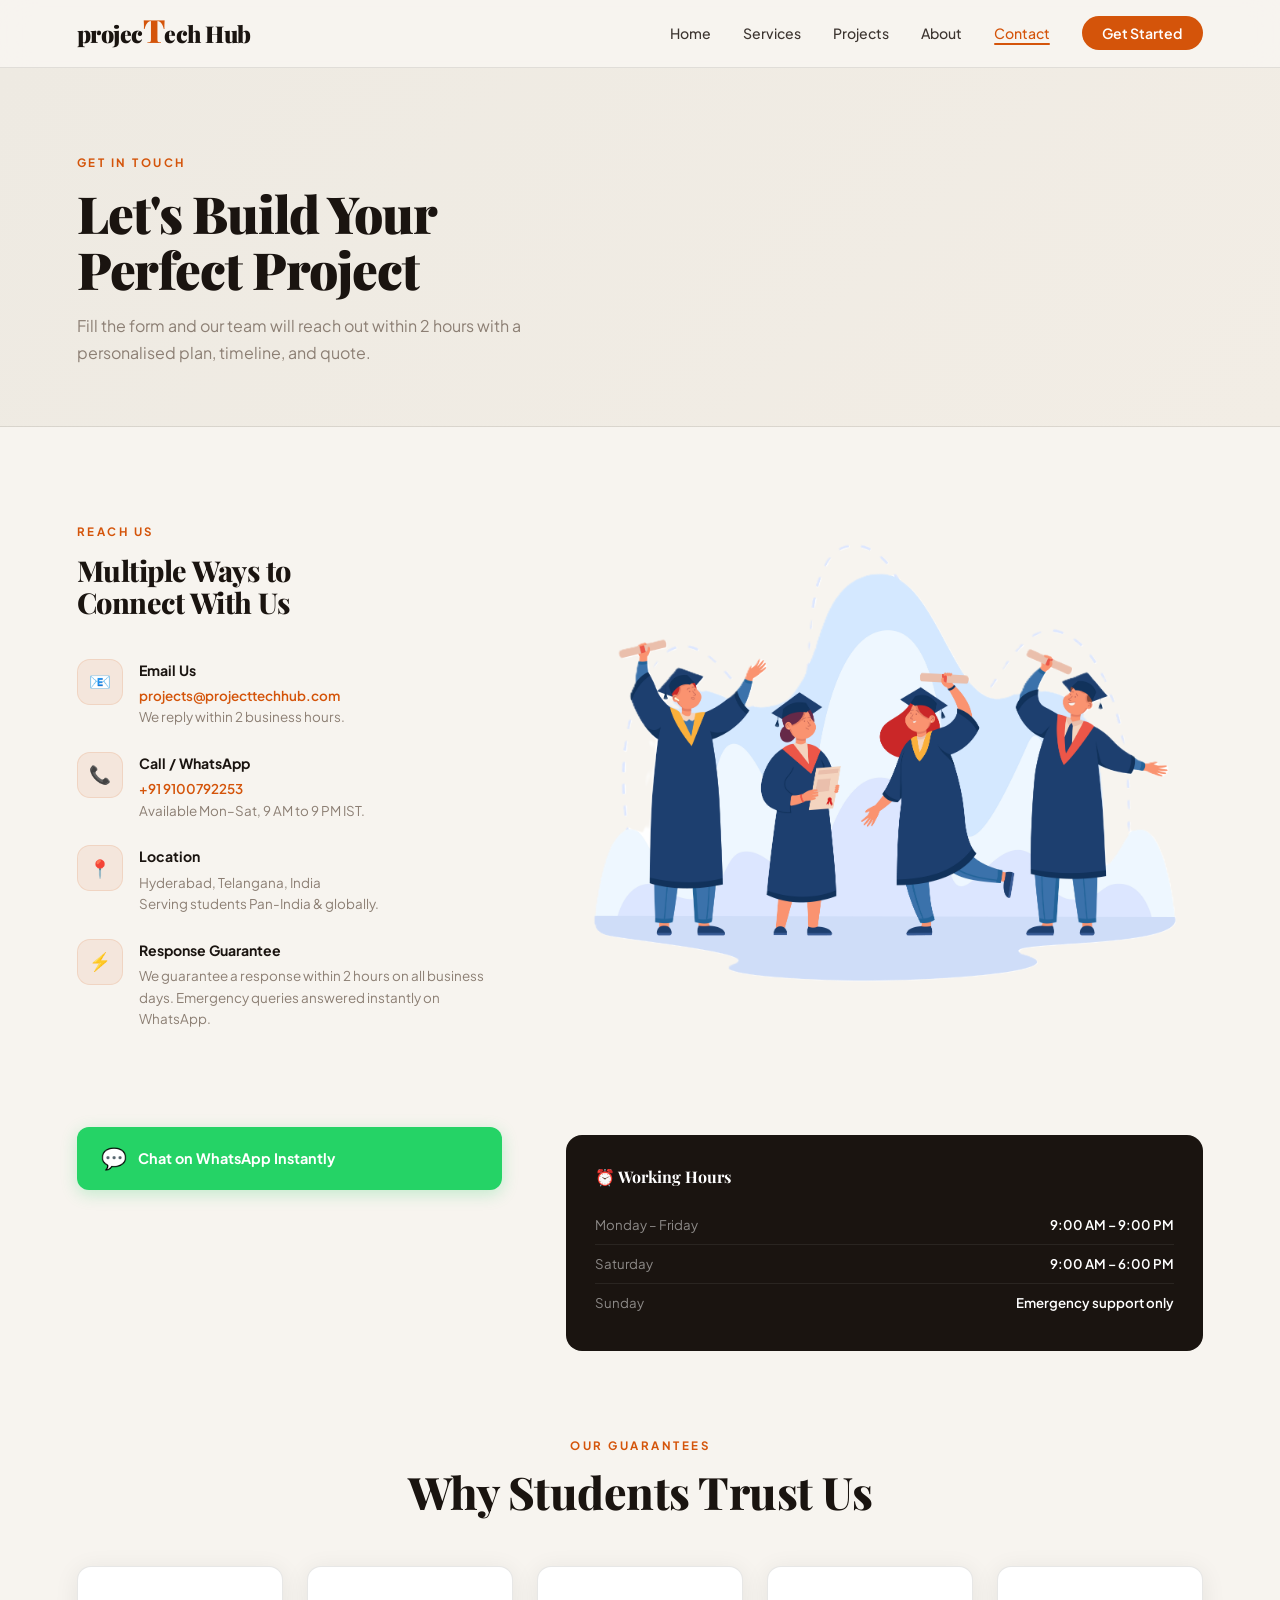
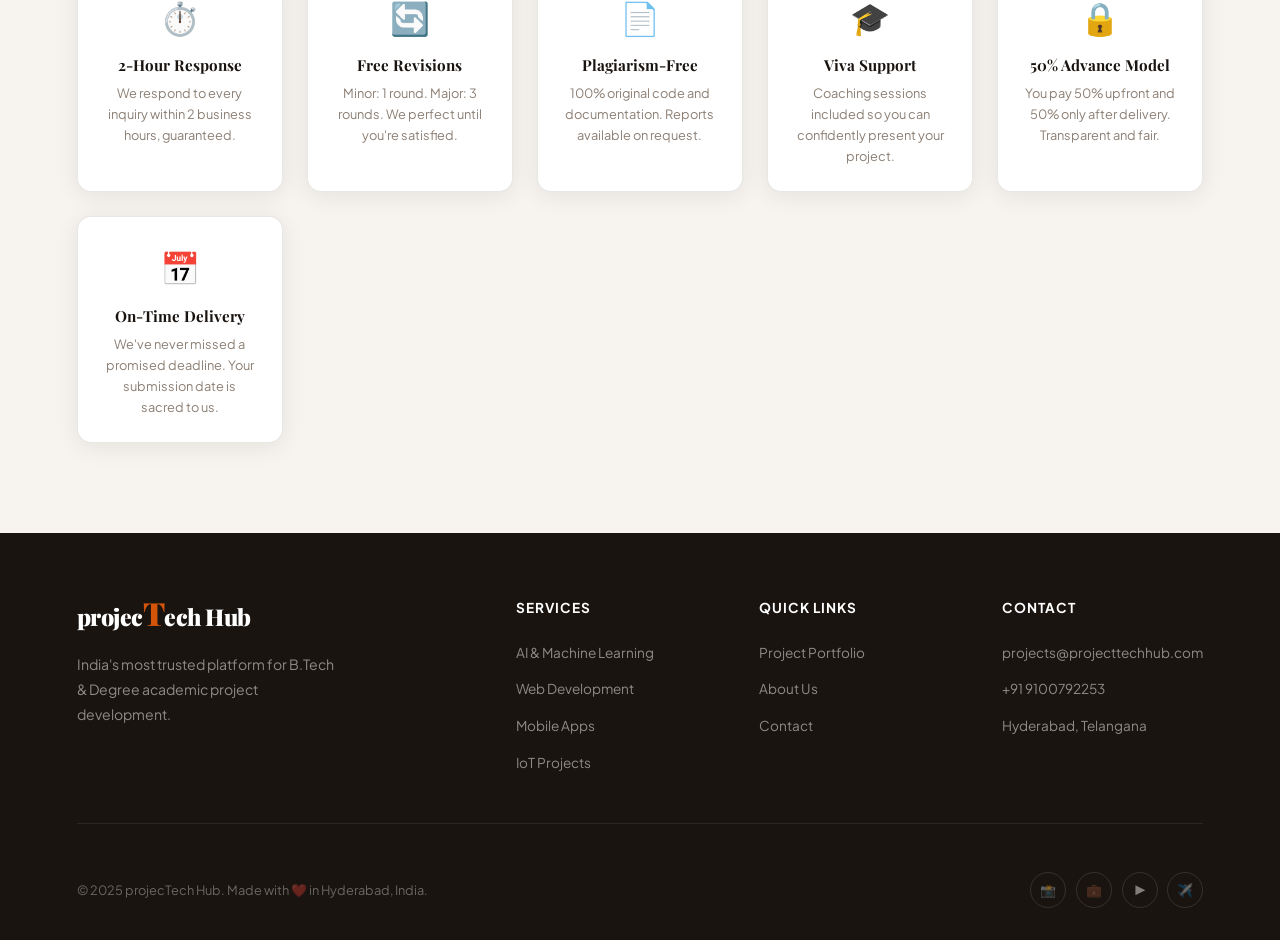
<file: contact.html>
<!DOCTYPE html>
<html lang="en">
<head>
<meta charset="UTF-8">
<meta name="viewport" content="width=device-width, initial-scale=1.0">
<title>Contact — projecTech Hub</title>
<link rel="stylesheet" href="style.css">
<style>
.page-hero { background:linear-gradient(135deg,var(--bg2) 0%,var(--surface2) 100%); padding:80px 6% 60px; border-bottom:1px solid var(--border); }
.page-hero h1 { font-family:'Playfair Display',serif; font-size:clamp(2.2rem,4vw,3.5rem); font-weight:900; line-height:1.1; letter-spacing:-1px; margin-bottom:1rem; }
.page-hero p { color:var(--muted); font-size:1rem; max-width:480px; }

.contact-layout {
  display: grid;
  grid-template-columns: 1fr 1.5fr;
  gap: 4rem;
  align-items: start;
}

/* Info side */
.contact-info-list { display:flex; flex-direction:column; gap:1.5rem; margin-top:2.5rem; }
.ci-item {
  display: flex;
  gap: 1rem;
  align-items: flex-start;
}
.ci-icon {
  width: 46px; height: 46px;
  border-radius: 13px;
  background: rgba(212,84,10,0.08);
  border: 1px solid rgba(212,84,10,0.12);
  display: flex; align-items: center; justify-content: center;
  font-size: 1.1rem;
  flex-shrink: 0;
}
.ci-item h4 { font-weight:700; font-size:0.88rem; margin-bottom:0.2rem; }
.ci-item p { color:var(--muted); font-size:0.84rem; line-height:1.6; }
.ci-item a { color:var(--accent); text-decoration:none; font-weight:600; }

.hours-card {
  background: var(--ink);
  border-radius: 16px;
  padding: 1.8rem;
  margin-top: 2rem;
}
.hours-card h4 { color:#fff; font-family:'Playfair Display',serif; font-size:1rem; font-weight:700; margin-bottom:1rem; }
.hours-row { display:flex; justify-content:space-between; font-size:0.83rem; padding:0.5rem 0; border-bottom:1px solid rgba(255,255,255,0.07); }
.hours-row:last-child { border:none; }
.hours-row .day { color:rgba(255,255,255,0.5); }
.hours-row .time { color:#fff; font-weight:600; }

.wa-btn {
  display: flex;
  align-items: center;
  gap: 0.7rem;
  background: #25D366;
  color: #fff;
  padding: 0.9rem 1.5rem;
  border-radius: 12px;
  text-decoration: none;
  font-weight: 700;
  font-size: 0.9rem;
  margin-top: 1.5rem;
  transition: all 0.2s;
  box-shadow: 0 4px 16px rgba(37,211,102,0.25);
}
.wa-btn:hover { transform: translateY(-2px); box-shadow: 0 8px 24px rgba(37,211,102,0.35); }

/* Form side */
.form-card {
  background: var(--surface);
  border: 1px solid var(--border);
  border-radius: 20px;
  padding: 2.5rem;
  box-shadow: var(--shadow-lg);
}
.form-card h3 { font-family:'Playfair Display',serif; font-size:1.4rem; font-weight:800; margin-bottom:0.4rem; }
.form-card > p { color:var(--muted); font-size:0.88rem; margin-bottom:2rem; }

.btn-submit {
  width: 100%;
  background: var(--accent);
  color: #fff;
  border: none;
  padding: 1rem;
  border-radius: 12px;
  font-weight: 700;
  font-size: 1rem;
  cursor: pointer;
  transition: all 0.22s;
  font-family: 'Plus Jakarta Sans', sans-serif;
  box-shadow: 0 4px 16px rgba(212,84,10,0.25);
  display: flex; align-items: center; justify-content: center; gap: 0.5rem;
}
.btn-submit:hover { background:#b84508; transform:translateY(-2px); box-shadow:0 8px 24px rgba(212,84,10,0.35); }
.btn-submit:disabled { background:#c8b4aa; cursor:not-allowed; transform:none; box-shadow:none; }

.success-banner {
  background: rgba(5,150,105,0.08);
  border: 1.5px solid rgba(5,150,105,0.2);
  border-radius: 12px;
  padding: 1.2rem 1.5rem;
  color: var(--accent3);
  font-weight: 600;
  font-size: 0.9rem;
  display: none;
  align-items: center;
  gap: 0.6rem;
  margin-top: 1rem;
}
.success-banner.show { display: flex; }

/* guarantee strip */
.guarantee-grid {
  display: grid;
  grid-template-columns: repeat(auto-fit, minmax(200px,1fr));
  gap: 1.5rem;
  margin-top: 3rem;
}
.g-card {
  background: var(--surface);
  border: 1px solid var(--border);
  border-radius: 14px;
  padding: 1.5rem;
  text-align: center;
  box-shadow: var(--shadow);
}
.g-icon { font-size: 2rem; margin-bottom: 0.6rem; }
.g-card h4 { font-family:'Playfair Display',serif; font-weight:700; font-size:0.95rem; margin-bottom:0.3rem; }
.g-card p { color:var(--muted); font-size:0.8rem; }

@media(max-width:860px) {
  .contact-layout { grid-template-columns: 1fr; }
}
</style>
</head>
<body>
<nav>
  <a href="index.html" class="logo"><span class="small">projec</span><span class="BIG">T</span><span class="small">ech</span>&nbsp;<span class="hub">Hub</span></a>
  <ul class="nav-links">
    <li><a href="index.html">Home</a></li>
    <li><a href="services.html">Services</a></li>
    <li><a href="projects.html">Projects</a></li>
    <li><a href="about.html">About</a></li>
    <li><a href="contact.html" class="active">Contact</a></li>
    <li><a href="contact.html" class="nav-cta">Get Started</a></li>
  </ul>
  <div class="hamburger"><span></span><span></span><span></span></div>
</nav>

<div class="page">
  <div class="page-hero">
    <div>
      <span class="section-tag">Get In Touch</span>
      <h1>Let's Build Your<br>Perfect Project</h1>
      <p>Fill the form and our team will reach out within 2 hours with a personalised plan, timeline, and quote.</p>
    </div>
  </div>

  <section style="background:var(--bg)">
    <div class="container">
      <div class="contact-layout">

        <!-- INFO SIDE -->
        <div class="reveal">
          <span class="section-tag">Reach Us</span>
          <h2 class="section-title" style="font-size:1.8rem">Multiple Ways to<br>Connect With Us</h2>
          <div class="contact-info-list">
            <div class="ci-item">
              <div class="ci-icon">📧</div>
              <div><h4>Email Us</h4><p><a href="mailto:projects@projecttechhub.com">projects@projecttechhub.com</a><br>We reply within 2 business hours.</p></div>
            </div>
            <div class="ci-item">
              <div class="ci-icon">📞</div>
              <div><h4>Call / WhatsApp</h4><p><a href="tel:+919100792253">+91 9100792253</a><br>Available Mon–Sat, 9 AM to 9 PM IST.</p></div>
            </div>
            <div class="ci-item">
              <div class="ci-icon">📍</div>
              <div><h4>Location</h4><p>Hyderabad, Telangana, India<br>Serving students Pan-India & globally.</p></div>
            </div>
            <div class="ci-item">
              <div class="ci-icon">⚡</div>
              <div><h4>Response Guarantee</h4><p>We guarantee a response within 2 hours on all business days. Emergency queries answered instantly on WhatsApp.</p></div>
            </div>
          </div>
        </div>

        <!-- FORM SIDE -->
        <div class="reveal">
          <img src="contact_page.png" alt="Contact Form" style="width:100%;border-radius:12px;margin-bottom:1.5rem;">
        </div>
                  <a href="https://wa.me/919100792253" class="wa-btn">
            <span style="font-size:1.3rem">💬</span> Chat on WhatsApp Instantly
          </a>

          <div class="hours-card">
            <h4>⏰ Working Hours</h4>
            <div class="hours-row"><span class="day">Monday – Friday</span><span class="time">9:00 AM – 9:00 PM</span></div>
            <div class="hours-row"><span class="day">Saturday</span><span class="time">9:00 AM – 6:00 PM</span></div>
            <div class="hours-row"><span class="day">Sunday</span><span class="time">Emergency support only</span></div>
          </div>
      </div>

      <!-- GUARANTEES -->
      <div class="reveal" style="margin-top:5rem;text-align:center">
        <span class="section-tag">Our Guarantees</span>
        <h2 class="section-title">Why Students Trust Us</h2>
      </div>
      <div class="guarantee-grid reveal">
        <div class="g-card"><div class="g-icon">⏱️</div><h4>2-Hour Response</h4><p>We respond to every inquiry within 2 business hours, guaranteed.</p></div>
        <div class="g-card"><div class="g-icon">🔄</div><h4>Free Revisions</h4><p>Minor: 1 round. Major: 3 rounds. We perfect until you're satisfied.</p></div>
        <div class="g-card"><div class="g-icon">📄</div><h4>Plagiarism-Free</h4><p>100% original code and documentation. Reports available on request.</p></div>
        <div class="g-card"><div class="g-icon">🎓</div><h4>Viva Support</h4><p>Coaching sessions included so you can confidently present your project.</p></div>
        <div class="g-card"><div class="g-icon">🔒</div><h4>50% Advance Model</h4><p>You pay 50% upfront and 50% only after delivery. Transparent and fair.</p></div>
        <div class="g-card"><div class="g-icon">📅</div><h4>On-Time Delivery</h4><p>We've never missed a promised deadline. Your submission date is sacred to us.</p></div>
      </div>
    </div>
  </section>
</div>

<footer>
  <div class="footer-inner">
    <div class="footer-grid">
      <div class="footer-brand">
        <a href="index.html" class="logo"><span class="small">projec</span><span class="BIG">T</span><span class="small">ech</span>&nbsp;<span class="hub" style="color:#fff">Hub</span></a>
        <p>India's most trusted platform for B.Tech & Degree academic project development.</p>
      </div>
      <div><h5>Services</h5><ul><li><a href="services.html">AI & Machine Learning</a></li><li><a href="services.html">Web Development</a></li><li><a href="services.html">Mobile Apps</a></li><li><a href="services.html">IoT Projects</a></li></ul></div>
      <div><h5>Quick Links</h5><ul><li><a href="projects.html">Project Portfolio</a></li><li><a href="about.html">About Us</a></li><li><a href="contact.html">Contact</a></li></ul></div>
      <div><h5>Contact</h5><ul><li><a href="mailto:projects@projecttechhub.com">projects@projecttechhub.com</a></li><li><a href="tel:+919100792253">+91 9100792253</a></li><li><a href="#">Hyderabad, Telangana</a></li></ul></div>
    </div>
    <div class="footer-bottom">
      <span>© 2025 projecTech Hub. Made with ❤️ in Hyderabad, India.</span>
      <div class="social-links"><a href="#">📸</a><a href="#">💼</a><a href="#">▶️</a><a href="#">✈️</a></div>
    </div>
  </div>
</footer>

<script src="main.js"></script>
<script>
function handleSubmit() {
  const required = ['name','phone','college','branch','deadline','type','domain','requirements'];
  let valid = true;
  required.forEach(id => {
    const el = document.getElementById(id);
    if (!el.value.trim()) { el.style.borderColor='#e53e3e'; valid=false; }
    else el.style.borderColor='';
  });
  if (!valid) { alert('Please fill in all required fields.'); return; }
  const btn = document.getElementById('submitBtn');
  btn.disabled = true;
  btn.textContent = '⏳ Submitting...';
  setTimeout(() => {
    btn.textContent = '✅ Submitted!';
    document.getElementById('successBanner').classList.add('show');
    document.querySelectorAll('input, select, textarea').forEach(el => el.value = '');
  }, 1200);
}
</script>
</body>
</html>
</file>
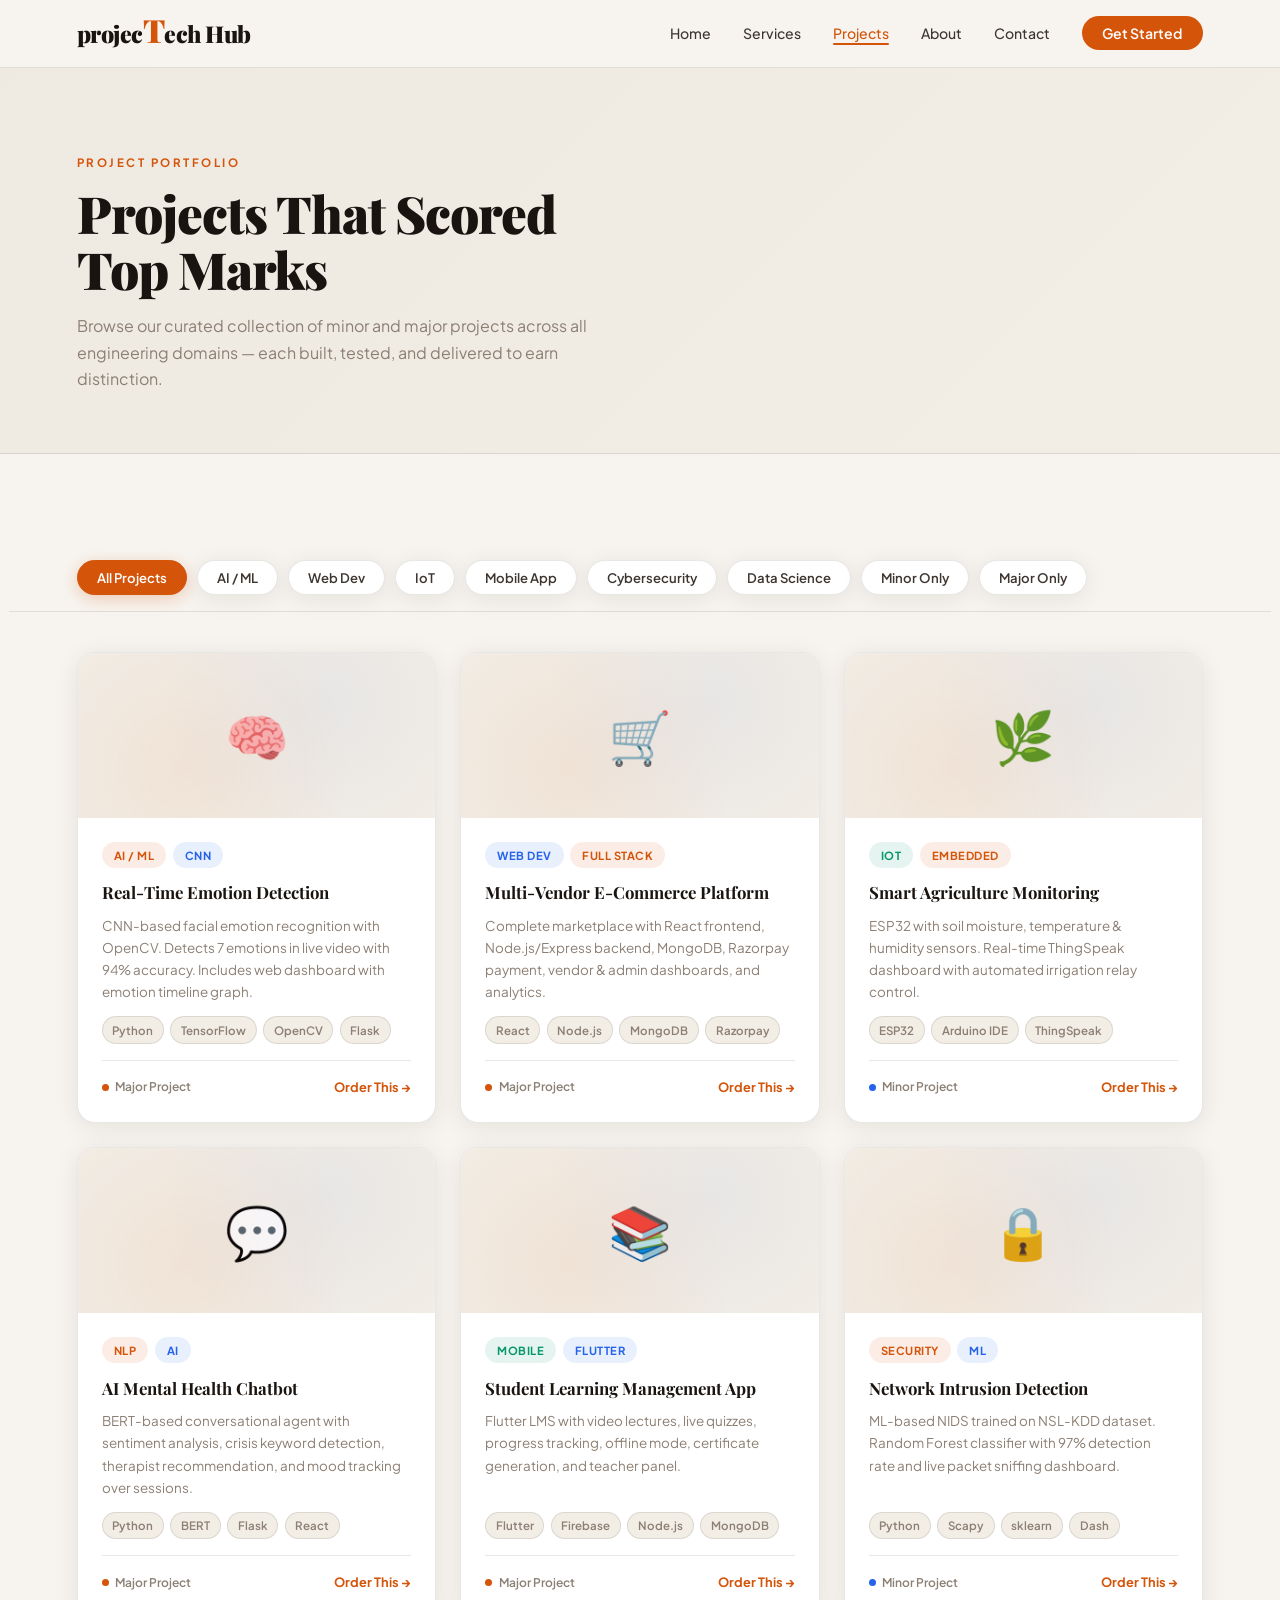
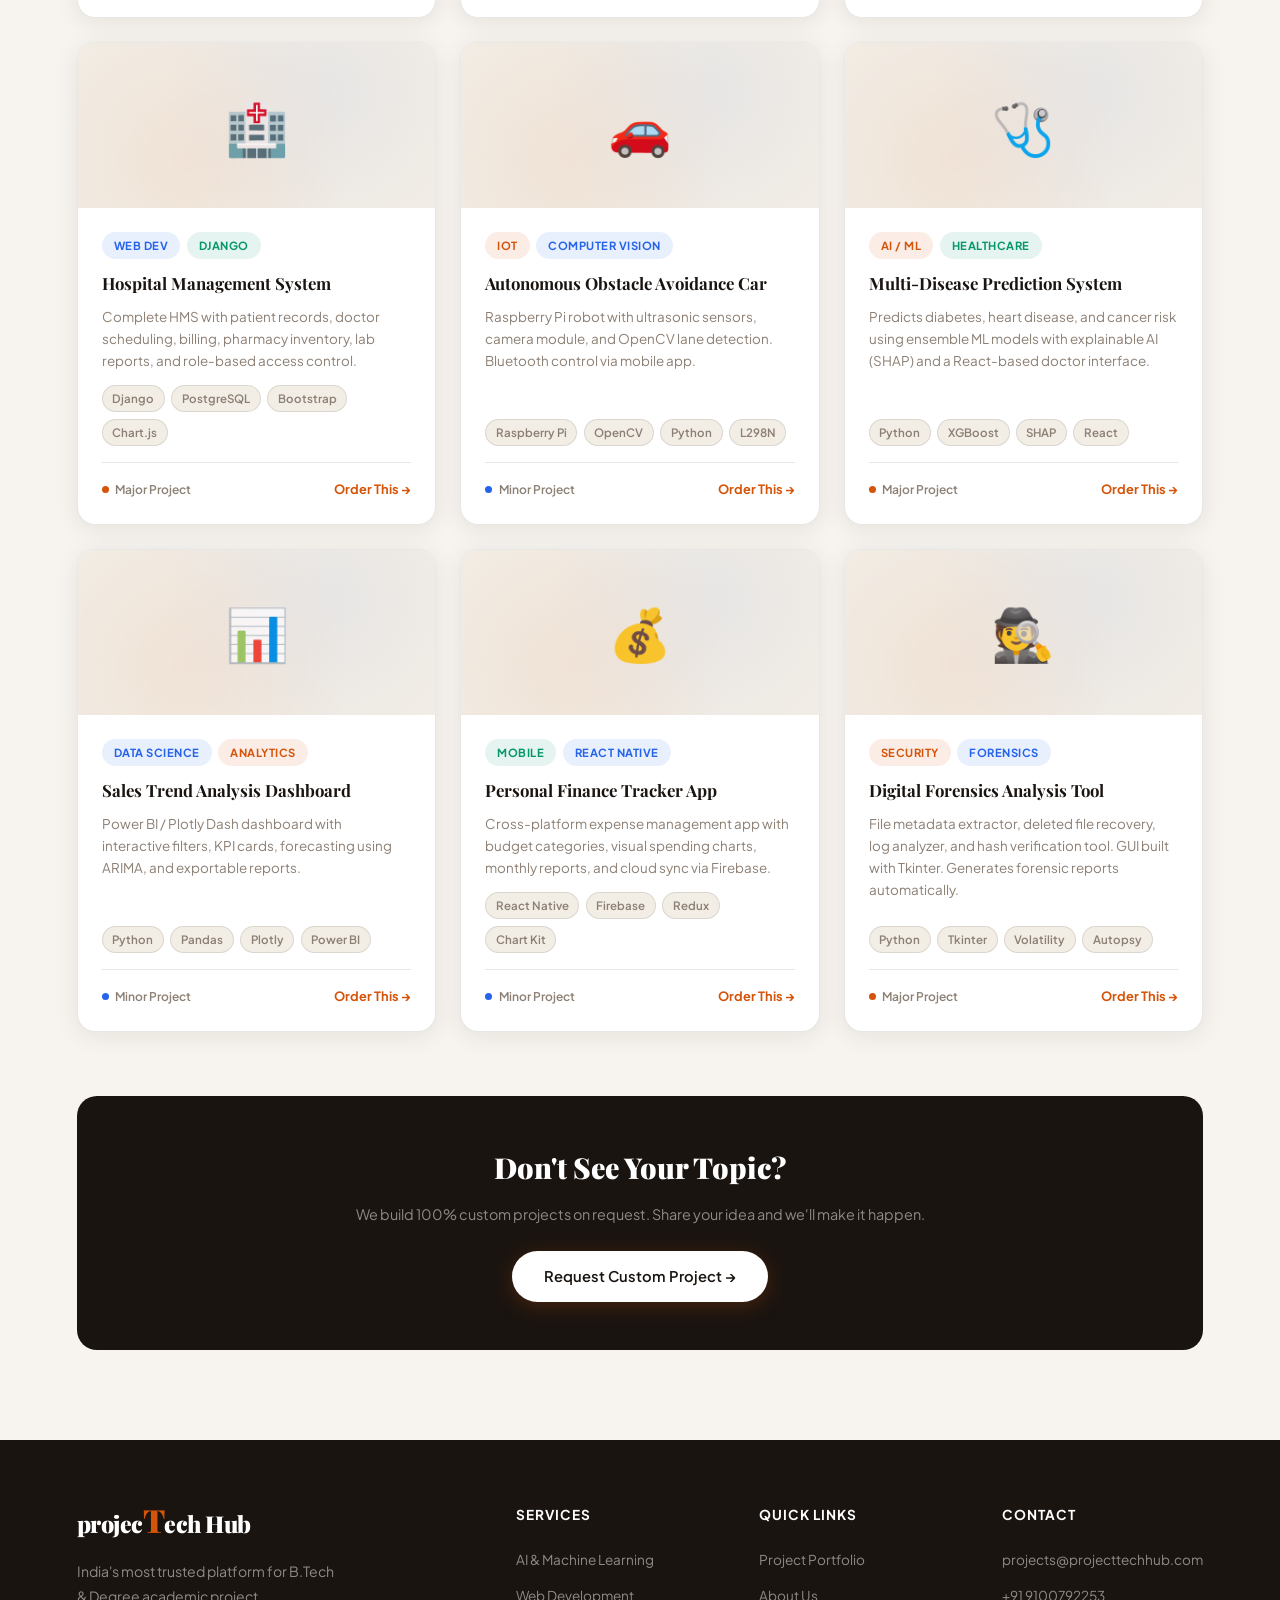
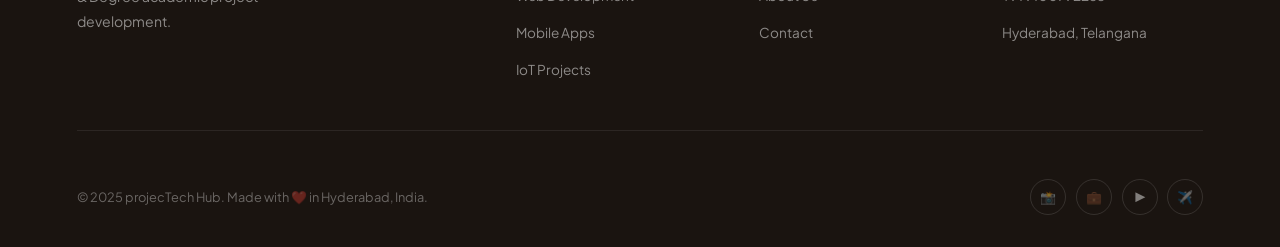
<file: projects.html>
<!DOCTYPE html>
<html lang="en">
<head>
<meta charset="UTF-8">
<meta name="viewport" content="width=device-width, initial-scale=1.0">
<title>Projects — projecTech Hub</title>
<link rel="stylesheet" href="style.css">
<style>
.page-hero { background:linear-gradient(135deg,var(--bg2) 0%,var(--surface2) 100%); padding:80px 6% 60px; border-bottom:1px solid var(--border); }
.page-hero h1 { font-family:'Playfair Display',serif; font-size:clamp(2.2rem,4vw,3.5rem); font-weight:900; line-height:1.1; letter-spacing:-1px; margin-bottom:1rem; }
.page-hero p { color:var(--muted); font-size:1rem; max-width:520px; }

.filter-bar {
  display: flex;
  gap: 0.6rem;
  flex-wrap: wrap;
  margin-bottom: 2.5rem;
  padding: 1rem 0;
  position: sticky;
  top: 68px;
  background: var(--bg);
  z-index: 10;
  border-bottom: 1px solid var(--border);
  padding: 1rem 6%;
  margin: 0 -6%;
  margin-bottom: 2.5rem;
}
.filter-btn {
  padding: 0.5rem 1.2rem;
  border-radius: 50px;
  border: 1.5px solid var(--border);
  background: var(--surface);
  color: var(--ink2);
  font-size: 0.82rem;
  font-weight: 600;
  cursor: pointer;
  transition: all 0.2s;
  font-family: 'Plus Jakarta Sans', sans-serif;
  box-shadow: var(--shadow);
}
.filter-btn.active, .filter-btn:hover {
  background: var(--accent);
  color: #fff;
  border-color: var(--accent);
  box-shadow: 0 4px 16px rgba(212,84,10,0.25);
}

.proj-grid {
  display: grid;
  grid-template-columns: repeat(auto-fill, minmax(310px,1fr));
  gap: 1.5rem;
}
.proj-card {
  background: var(--surface);
  border: 1px solid var(--border);
  border-radius: 18px;
  overflow: hidden;
  box-shadow: var(--shadow);
  transition: transform 0.28s, box-shadow 0.28s, opacity 0.3s;
  display: flex;
  flex-direction: column;
}
.proj-card:hover { transform: translateY(-5px); box-shadow: var(--shadow-lg); }
.proj-card.hidden { display:none; }
.proj-thumb {
  height: 165px;
  display: flex; align-items: center; justify-content: center;
  font-size: 3.2rem;
  background: var(--surface2);
  position: relative;
  overflow: hidden;
}
.proj-thumb-bg {
  position: absolute;
  inset: 0;
  background-image: radial-gradient(circle at 30% 70%, rgba(212,84,10,0.07) 0%, transparent 60%),
                    radial-gradient(circle at 70% 30%, rgba(37,99,235,0.05) 0%, transparent 60%);
}
.proj-body { padding: 1.5rem; flex: 1; display: flex; flex-direction: column; }
.proj-tags { display:flex; gap:0.4rem; flex-wrap:wrap; margin-bottom:0.7rem; }
.proj-body h3 { font-family:'Playfair Display',serif; font-size:1.05rem; font-weight:700; margin-bottom:0.5rem; }
.proj-body > p { color:var(--muted); font-size:0.84rem; line-height:1.65; flex:1; }
.proj-tech { display:flex; gap:0.4rem; flex-wrap:wrap; margin-top:0.8rem; }
.proj-tech span { font-size:0.72rem; font-weight:600; color:var(--muted); background:var(--surface2); border:1px solid var(--border); padding:0.2rem 0.6rem; border-radius:50px; }
.proj-footer {
  display: flex; justify-content:space-between; align-items:center;
  margin-top: 1rem; padding-top: 1rem;
  border-top: 1px solid var(--border);
}

/* Empty state */
.empty-state { text-align:center; padding:4rem; color:var(--muted); display:none; }
.empty-state.show { display:block; }

/* CTA mini */
.projects-cta {
  background: var(--ink);
  border-radius: 20px;
  padding: 3rem 2.5rem;
  text-align: center;
  margin-top: 4rem;
}
.projects-cta h3 { font-family:'Playfair Display',serif; font-size:1.8rem; font-weight:900; color:#fff; margin-bottom:0.7rem; }
.projects-cta p { color:rgba(255,255,255,0.5); margin-bottom:1.5rem; font-size:0.9rem; }
</style>
</head>
<body>
<nav>
  <a href="index.html" class="logo"><span class="small">projec</span><span class="BIG">T</span><span class="small">ech</span>&nbsp;<span class="hub">Hub</span></a>
  <ul class="nav-links">
    <li><a href="index.html">Home</a></li>
    <li><a href="services.html">Services</a></li>
    <li><a href="projects.html" class="active">Projects</a></li>
    <li><a href="about.html">About</a></li>
    <li><a href="contact.html">Contact</a></li>
    <li><a href="contact.html" class="nav-cta">Get Started</a></li>
  </ul>
  <div class="hamburger"><span></span><span></span><span></span></div>
</nav>

<div class="page">
  <div class="page-hero">
    <div>
      <span class="section-tag">Project Portfolio</span>
      <h1>Projects That Scored<br>Top Marks</h1>
      <p>Browse our curated collection of minor and major projects across all engineering domains — each built, tested, and delivered to earn distinction.</p>
    </div>
  </div>

  <section style="background:var(--bg)">
    <div class="container">
      <div class="filter-bar">
        <button class="filter-btn active" onclick="filter('all',this)">All Projects</button>
        <button class="filter-btn" onclick="filter('ai',this)">AI / ML</button>
        <button class="filter-btn" onclick="filter('web',this)">Web Dev</button>
        <button class="filter-btn" onclick="filter('iot',this)">IoT</button>
        <button class="filter-btn" onclick="filter('mobile',this)">Mobile App</button>
        <button class="filter-btn" onclick="filter('security',this)">Cybersecurity</button>
        <button class="filter-btn" onclick="filter('data',this)">Data Science</button>
        <button class="filter-btn" onclick="filter('minor',this)">Minor Only</button>
        <button class="filter-btn" onclick="filter('major',this)">Major Only</button>
      </div>

      <div class="proj-grid" id="projGrid">

        <div class="proj-card reveal" data-cat="ai major">
          <div class="proj-thumb"><div class="proj-thumb-bg"></div>🧠</div>
          <div class="proj-body">
            <div class="proj-tags"><span class="tag tag-orange">AI / ML</span><span class="tag tag-blue">CNN</span></div>
            <h3>Real-Time Emotion Detection</h3>
            <p>CNN-based facial emotion recognition with OpenCV. Detects 7 emotions in live video with 94% accuracy. Includes web dashboard with emotion timeline graph.</p>
            <div class="proj-tech"><span>Python</span><span>TensorFlow</span><span>OpenCV</span><span>Flask</span></div>
            <div class="proj-footer">
              <span class="level-badge major"><span class="level-dot"></span> Major Project</span>
              <a href="contact.html" style="color:var(--accent);font-size:0.8rem;font-weight:700;text-decoration:none">Order This →</a>
            </div>
          </div>
        </div>

        <div class="proj-card reveal" data-cat="web major">
          <div class="proj-thumb"><div class="proj-thumb-bg"></div>🛒</div>
          <div class="proj-body">
            <div class="proj-tags"><span class="tag tag-blue">Web Dev</span><span class="tag tag-orange">Full Stack</span></div>
            <h3>Multi-Vendor E-Commerce Platform</h3>
            <p>Complete marketplace with React frontend, Node.js/Express backend, MongoDB, Razorpay payment, vendor & admin dashboards, and analytics.</p>
            <div class="proj-tech"><span>React</span><span>Node.js</span><span>MongoDB</span><span>Razorpay</span></div>
            <div class="proj-footer">
              <span class="level-badge major"><span class="level-dot"></span> Major Project</span>
              <a href="contact.html" style="color:var(--accent);font-size:0.8rem;font-weight:700;text-decoration:none">Order This →</a>
            </div>
          </div>
        </div>

        <div class="proj-card reveal" data-cat="iot minor">
          <div class="proj-thumb"><div class="proj-thumb-bg"></div>🌿</div>
          <div class="proj-body">
            <div class="proj-tags"><span class="tag tag-green">IoT</span><span class="tag tag-orange">Embedded</span></div>
            <h3>Smart Agriculture Monitoring</h3>
            <p>ESP32 with soil moisture, temperature & humidity sensors. Real-time ThingSpeak dashboard with automated irrigation relay control.</p>
            <div class="proj-tech"><span>ESP32</span><span>Arduino IDE</span><span>ThingSpeak</span></div>
            <div class="proj-footer">
              <span class="level-badge minor"><span class="level-dot"></span> Minor Project</span>
              <a href="contact.html" style="color:var(--accent);font-size:0.8rem;font-weight:700;text-decoration:none">Order This →</a>
            </div>
          </div>
        </div>

        <div class="proj-card reveal" data-cat="ai major">
          <div class="proj-thumb"><div class="proj-thumb-bg"></div>💬</div>
          <div class="proj-body">
            <div class="proj-tags"><span class="tag tag-orange">NLP</span><span class="tag tag-blue">AI</span></div>
            <h3>AI Mental Health Chatbot</h3>
            <p>BERT-based conversational agent with sentiment analysis, crisis keyword detection, therapist recommendation, and mood tracking over sessions.</p>
            <div class="proj-tech"><span>Python</span><span>BERT</span><span>Flask</span><span>React</span></div>
            <div class="proj-footer">
              <span class="level-badge major"><span class="level-dot"></span> Major Project</span>
              <a href="contact.html" style="color:var(--accent);font-size:0.8rem;font-weight:700;text-decoration:none">Order This →</a>
            </div>
          </div>
        </div>

        <div class="proj-card reveal" data-cat="mobile major">
          <div class="proj-thumb"><div class="proj-thumb-bg"></div>📚</div>
          <div class="proj-body">
            <div class="proj-tags"><span class="tag tag-green">Mobile</span><span class="tag tag-blue">Flutter</span></div>
            <h3>Student Learning Management App</h3>
            <p>Flutter LMS with video lectures, live quizzes, progress tracking, offline mode, certificate generation, and teacher panel.</p>
            <div class="proj-tech"><span>Flutter</span><span>Firebase</span><span>Node.js</span><span>MongoDB</span></div>
            <div class="proj-footer">
              <span class="level-badge major"><span class="level-dot"></span> Major Project</span>
              <a href="contact.html" style="color:var(--accent);font-size:0.8rem;font-weight:700;text-decoration:none">Order This →</a>
            </div>
          </div>
        </div>

        <div class="proj-card reveal" data-cat="security minor">
          <div class="proj-thumb"><div class="proj-thumb-bg"></div>🔒</div>
          <div class="proj-body">
            <div class="proj-tags"><span class="tag tag-orange">Security</span><span class="tag tag-blue">ML</span></div>
            <h3>Network Intrusion Detection</h3>
            <p>ML-based NIDS trained on NSL-KDD dataset. Random Forest classifier with 97% detection rate and live packet sniffing dashboard.</p>
            <div class="proj-tech"><span>Python</span><span>Scapy</span><span>sklearn</span><span>Dash</span></div>
            <div class="proj-footer">
              <span class="level-badge minor"><span class="level-dot"></span> Minor Project</span>
              <a href="contact.html" style="color:var(--accent);font-size:0.8rem;font-weight:700;text-decoration:none">Order This →</a>
            </div>
          </div>
        </div>

        <div class="proj-card reveal" data-cat="web major">
          <div class="proj-thumb"><div class="proj-thumb-bg"></div>🏥</div>
          <div class="proj-body">
            <div class="proj-tags"><span class="tag tag-blue">Web Dev</span><span class="tag tag-green">Django</span></div>
            <h3>Hospital Management System</h3>
            <p>Complete HMS with patient records, doctor scheduling, billing, pharmacy inventory, lab reports, and role-based access control.</p>
            <div class="proj-tech"><span>Django</span><span>PostgreSQL</span><span>Bootstrap</span><span>Chart.js</span></div>
            <div class="proj-footer">
              <span class="level-badge major"><span class="level-dot"></span> Major Project</span>
              <a href="contact.html" style="color:var(--accent);font-size:0.8rem;font-weight:700;text-decoration:none">Order This →</a>
            </div>
          </div>
        </div>

        <div class="proj-card reveal" data-cat="iot minor">
          <div class="proj-thumb"><div class="proj-thumb-bg"></div>🚗</div>
          <div class="proj-body">
            <div class="proj-tags"><span class="tag tag-orange">IoT</span><span class="tag tag-blue">Computer Vision</span></div>
            <h3>Autonomous Obstacle Avoidance Car</h3>
            <p>Raspberry Pi robot with ultrasonic sensors, camera module, and OpenCV lane detection. Bluetooth control via mobile app.</p>
            <div class="proj-tech"><span>Raspberry Pi</span><span>OpenCV</span><span>Python</span><span>L298N</span></div>
            <div class="proj-footer">
              <span class="level-badge minor"><span class="level-dot"></span> Minor Project</span>
              <a href="contact.html" style="color:var(--accent);font-size:0.8rem;font-weight:700;text-decoration:none">Order This →</a>
            </div>
          </div>
        </div>

        <div class="proj-card reveal" data-cat="ai major">
          <div class="proj-thumb"><div class="proj-thumb-bg"></div>🩺</div>
          <div class="proj-body">
            <div class="proj-tags"><span class="tag tag-orange">AI / ML</span><span class="tag tag-green">Healthcare</span></div>
            <h3>Multi-Disease Prediction System</h3>
            <p>Predicts diabetes, heart disease, and cancer risk using ensemble ML models with explainable AI (SHAP) and a React-based doctor interface.</p>
            <div class="proj-tech"><span>Python</span><span>XGBoost</span><span>SHAP</span><span>React</span></div>
            <div class="proj-footer">
              <span class="level-badge major"><span class="level-dot"></span> Major Project</span>
              <a href="contact.html" style="color:var(--accent);font-size:0.8rem;font-weight:700;text-decoration:none">Order This →</a>
            </div>
          </div>
        </div>

        <div class="proj-card reveal" data-cat="data minor">
          <div class="proj-thumb"><div class="proj-thumb-bg"></div>📊</div>
          <div class="proj-body">
            <div class="proj-tags"><span class="tag tag-blue">Data Science</span><span class="tag tag-orange">Analytics</span></div>
            <h3>Sales Trend Analysis Dashboard</h3>
            <p>Power BI / Plotly Dash dashboard with interactive filters, KPI cards, forecasting using ARIMA, and exportable reports.</p>
            <div class="proj-tech"><span>Python</span><span>Pandas</span><span>Plotly</span><span>Power BI</span></div>
            <div class="proj-footer">
              <span class="level-badge minor"><span class="level-dot"></span> Minor Project</span>
              <a href="contact.html" style="color:var(--accent);font-size:0.8rem;font-weight:700;text-decoration:none">Order This →</a>
            </div>
          </div>
        </div>

        <div class="proj-card reveal" data-cat="mobile minor">
          <div class="proj-thumb"><div class="proj-thumb-bg"></div>💰</div>
          <div class="proj-body">
            <div class="proj-tags"><span class="tag tag-green">Mobile</span><span class="tag tag-blue">React Native</span></div>
            <h3>Personal Finance Tracker App</h3>
            <p>Cross-platform expense management app with budget categories, visual spending charts, monthly reports, and cloud sync via Firebase.</p>
            <div class="proj-tech"><span>React Native</span><span>Firebase</span><span>Redux</span><span>Chart Kit</span></div>
            <div class="proj-footer">
              <span class="level-badge minor"><span class="level-dot"></span> Minor Project</span>
              <a href="contact.html" style="color:var(--accent);font-size:0.8rem;font-weight:700;text-decoration:none">Order This →</a>
            </div>
          </div>
        </div>

        <div class="proj-card reveal" data-cat="security major">
          <div class="proj-thumb"><div class="proj-thumb-bg"></div>🕵️</div>
          <div class="proj-body">
            <div class="proj-tags"><span class="tag tag-orange">Security</span><span class="tag tag-blue">Forensics</span></div>
            <h3>Digital Forensics Analysis Tool</h3>
            <p>File metadata extractor, deleted file recovery, log analyzer, and hash verification tool. GUI built with Tkinter. Generates forensic reports automatically.</p>
            <div class="proj-tech"><span>Python</span><span>Tkinter</span><span>Volatility</span><span>Autopsy</span></div>
            <div class="proj-footer">
              <span class="level-badge major"><span class="level-dot"></span> Major Project</span>
              <a href="contact.html" style="color:var(--accent);font-size:0.8rem;font-weight:700;text-decoration:none">Order This →</a>
            </div>
          </div>
        </div>

      </div>

      <div class="projects-cta reveal">
        <h3>Don't See Your Topic?</h3>
        <p>We build 100% custom projects on request. Share your idea and we'll make it happen.</p>
        <a href="contact.html" class="btn-primary" style="background:#fff;color:var(--ink)">Request Custom Project →</a>
      </div>
    </div>
  </section>
</div>

<footer>
  <div class="footer-inner">
    <div class="footer-grid">
      <div class="footer-brand">
        <a href="index.html" class="logo"><span class="small">projec</span><span class="BIG">T</span><span class="small">ech</span>&nbsp;<span class="hub" style="color:#fff">Hub</span></a>
        <p>India's most trusted platform for B.Tech & Degree academic project development.</p>
      </div>
      <div><h5>Services</h5><ul><li><a href="services.html">AI & Machine Learning</a></li><li><a href="services.html">Web Development</a></li><li><a href="services.html">Mobile Apps</a></li><li><a href="services.html">IoT Projects</a></li></ul></div>
      <div><h5>Quick Links</h5><ul><li><a href="projects.html">Project Portfolio</a></li><li><a href="about.html">About Us</a></li><li><a href="contact.html">Contact</a></li></ul></div>
      <div><h5>Contact</h5><ul><li><a href="mailto:projects@projecttechhub.com">projects@projecttechhub.com</a></li><li><a href="tel:+919100792253">+91 9100792253</a></li><li><a href="#">Hyderabad, Telangana</a></li></ul></div>
    </div>
    <div class="footer-bottom">
      <span>© 2025 projecTech Hub. Made with ❤️ in Hyderabad, India.</span>
      <div class="social-links"><a href="#">📸</a><a href="#">💼</a><a href="#">▶️</a><a href="#">✈️</a></div>
    </div>
  </div>
</footer>

<script src="main.js"></script>
<script>
function filter(cat, btn) {
  document.querySelectorAll('.filter-btn').forEach(b => b.classList.remove('active'));
  btn.classList.add('active');
  const cards = document.querySelectorAll('.proj-card');
  cards.forEach(c => {
    const cats = c.dataset.cat || '';
    c.classList.toggle('hidden', cat !== 'all' && !cats.includes(cat));
  });
}
</script>
</body>
</html>
</file>
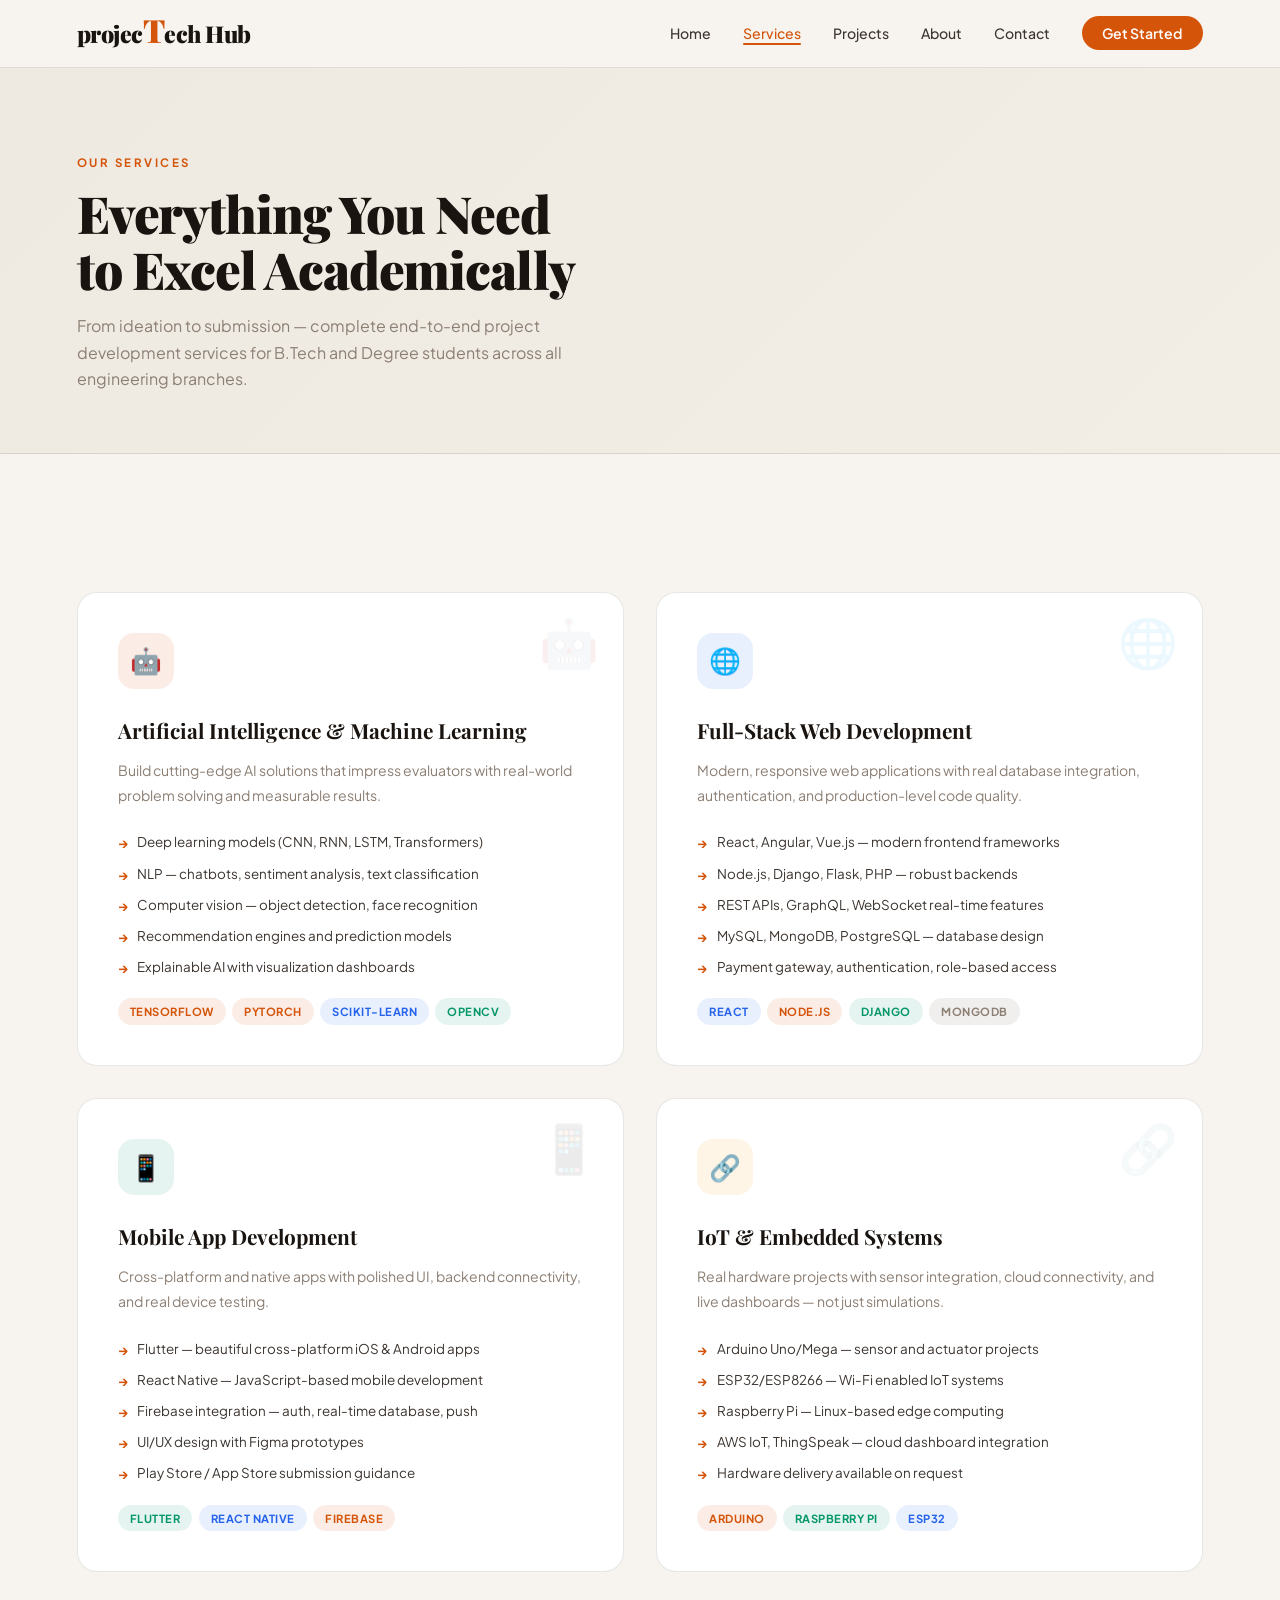
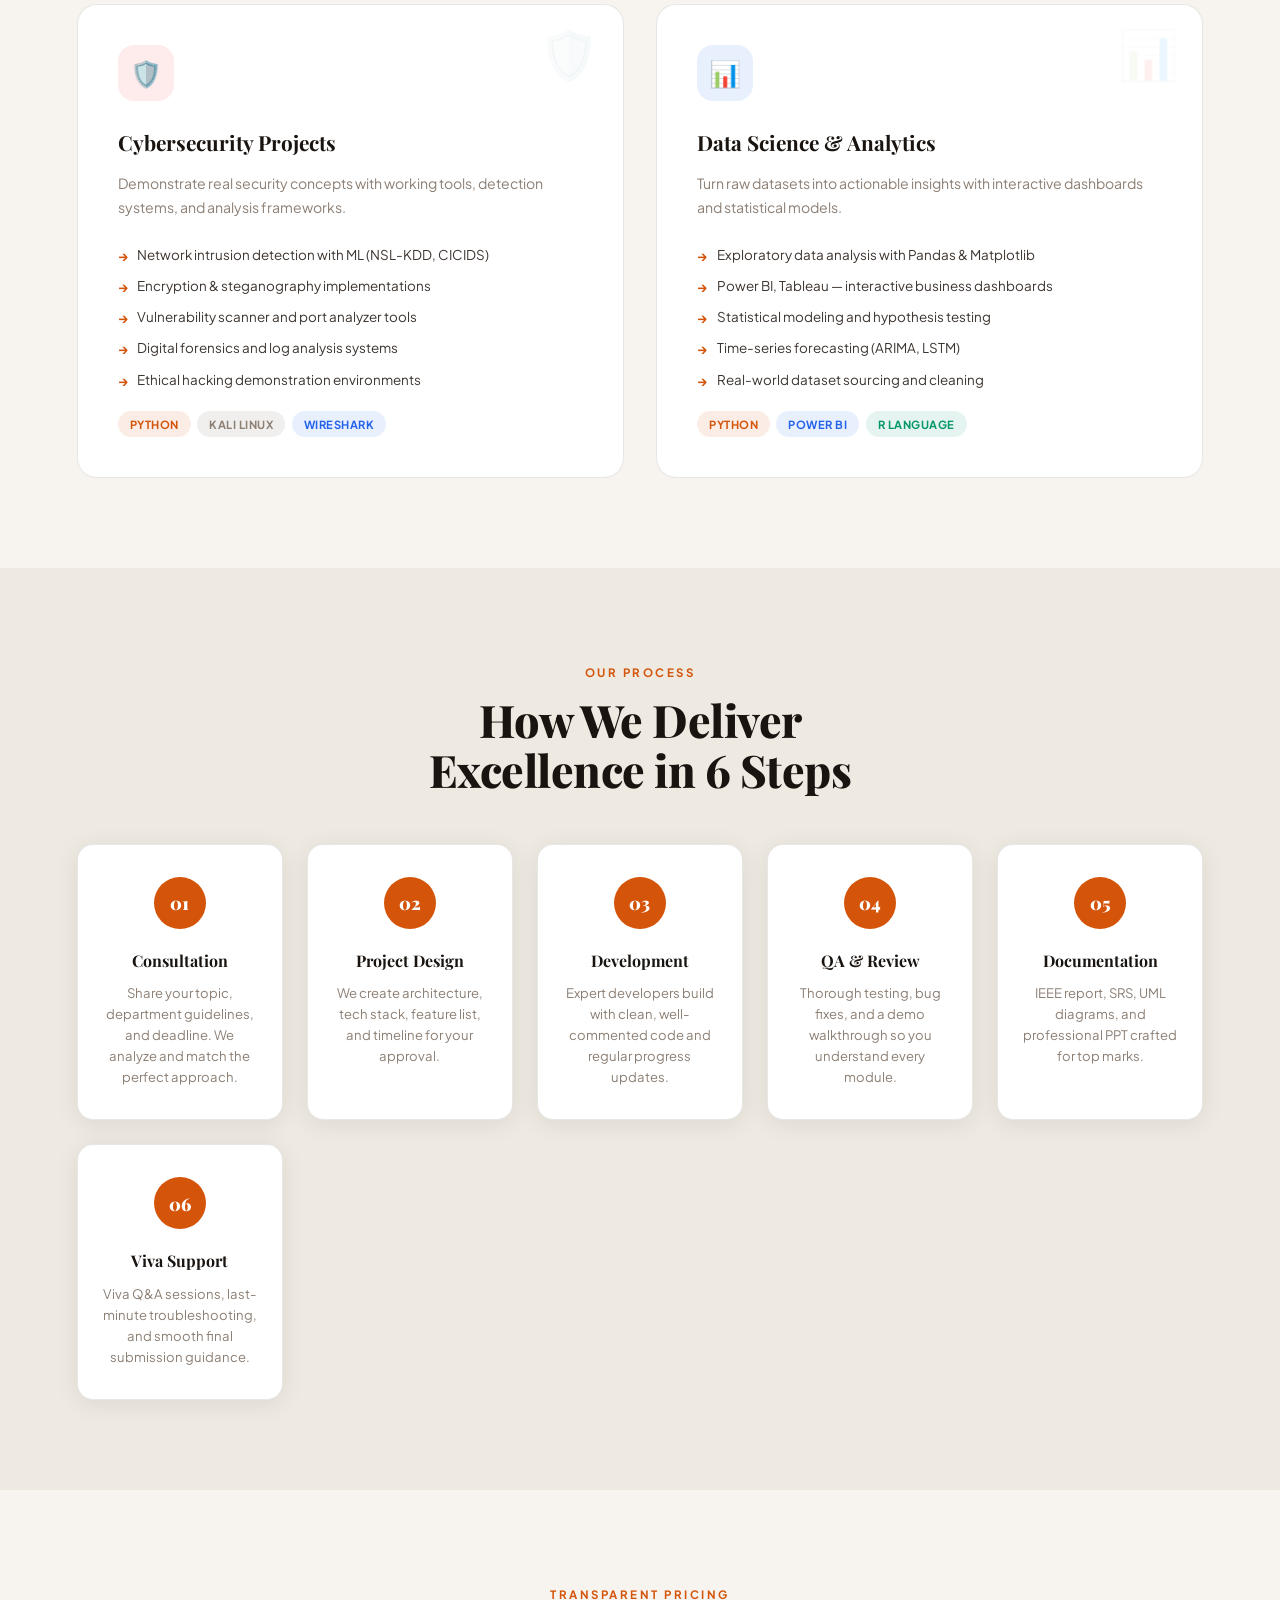
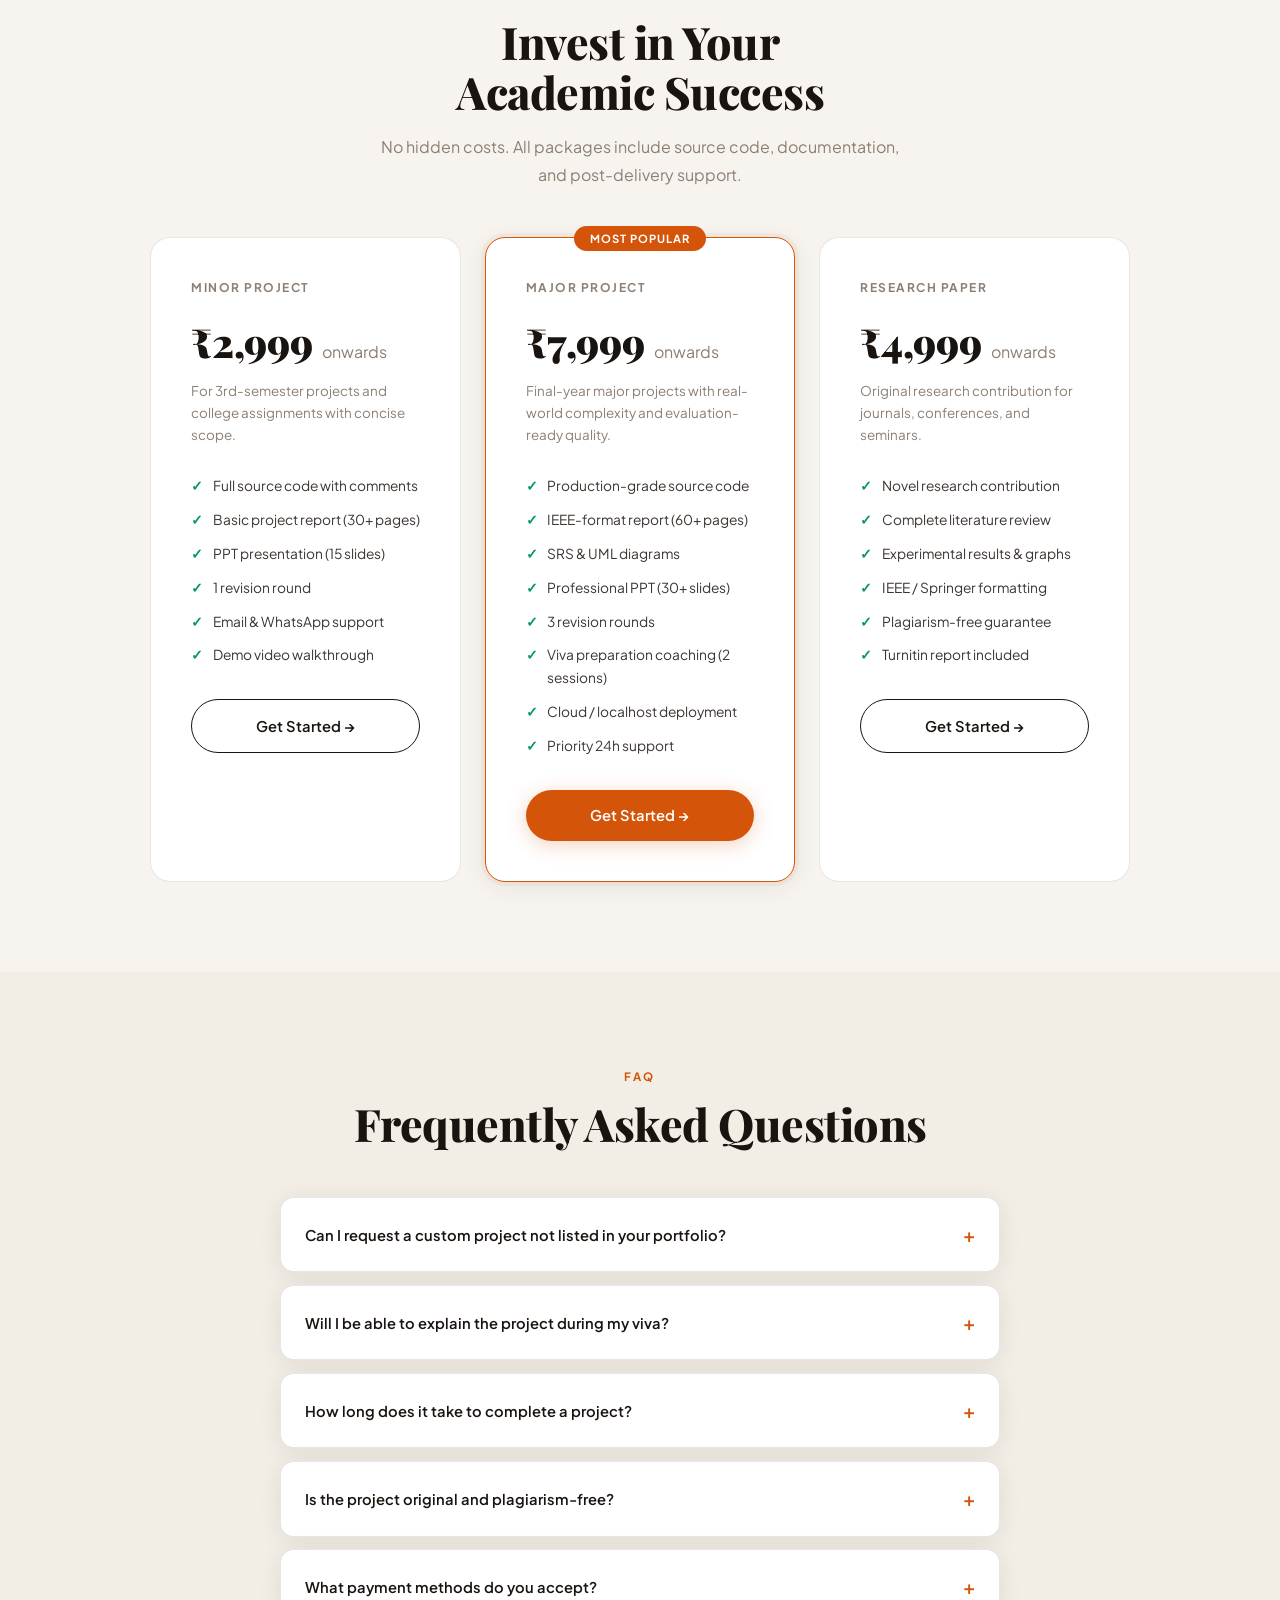
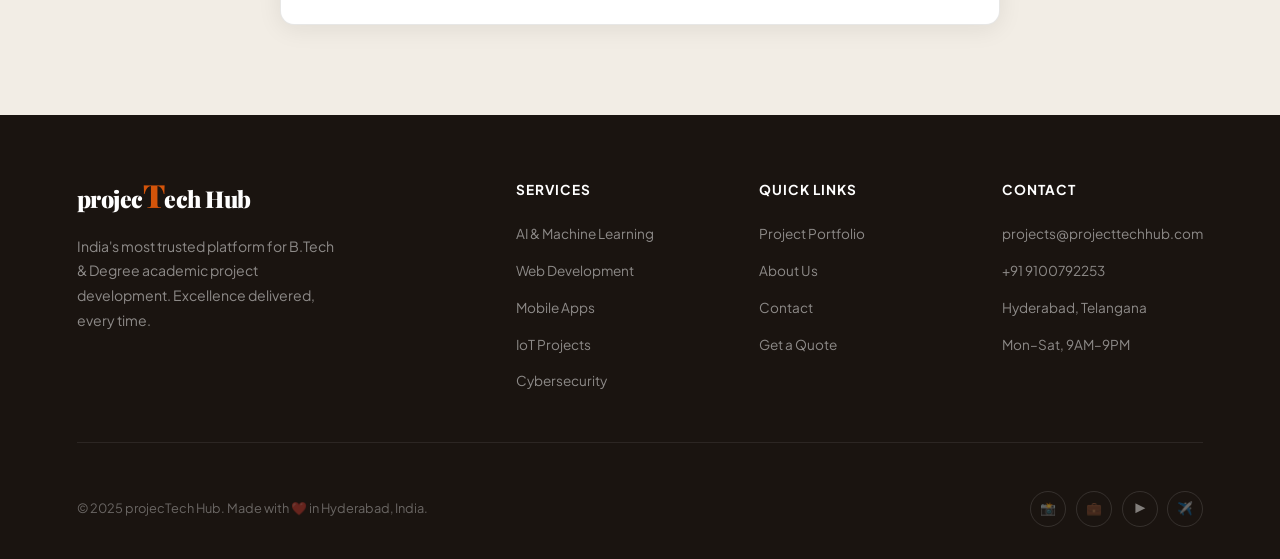
<file: services.html>
<!DOCTYPE html>
<html lang="en">
<head>
<meta charset="UTF-8">
<meta name="viewport" content="width=device-width, initial-scale=1.0">
<title>Services — projecTech Hub</title>
<link rel="stylesheet" href="style.css">
<style>
.page-hero {
  background: linear-gradient(135deg, var(--bg2) 0%, var(--surface2) 100%);
  padding: 80px 6% 60px;
  border-bottom: 1px solid var(--border);
}
.page-hero-inner { max-width: 700px; }
.page-hero h1 { font-family:'Playfair Display',serif; font-size:clamp(2.2rem,4vw,3.5rem); font-weight:900; line-height:1.1; letter-spacing:-1px; margin-bottom:1rem; }
.page-hero p { color:var(--muted); font-size:1rem; max-width:500px; }

.services-full {
  display: grid;
  grid-template-columns: 1fr 1fr;
  gap: 2rem;
  margin-top: 3rem;
}
.svc-big-card {
  background: var(--surface);
  border: 1px solid var(--border);
  border-radius: 20px;
  padding: 2.5rem;
  transition: all 0.28s;
  position: relative;
  overflow: hidden;
}
.svc-big-card::after {
  content: attr(data-emoji);
  position: absolute;
  right: 1.5rem; top: 1.5rem;
  font-size: 3rem;
  opacity: 0.08;
  line-height: 1;
  transition: opacity 0.3s, transform 0.3s;
}
.svc-big-card:hover { box-shadow: var(--shadow-lg); transform: translateY(-4px); }
.svc-big-card:hover::after { opacity: 0.15; transform: scale(1.2) rotate(5deg); }

.svc-big-icon {
  width: 56px; height: 56px;
  border-radius: 16px;
  display: flex; align-items: center; justify-content: center;
  font-size: 1.6rem;
  margin-bottom: 1.5rem;
}
.svc-big-card h3 { font-family:'Playfair Display',serif; font-size:1.3rem; font-weight:700; margin-bottom:0.7rem; }
.svc-big-card > p { color:var(--muted); font-size:0.88rem; line-height:1.75; margin-bottom:1.5rem; }

.svc-features { list-style:none; display:flex; flex-direction:column; gap:0.5rem; }
.svc-features li {
  display: flex; align-items: flex-start; gap: 0.6rem;
  font-size: 0.84rem; color: var(--ink2);
}
.svc-features li::before { content:'→'; color:var(--accent); font-weight:700; flex-shrink:0; margin-top:1px; }

.svc-tags { display:flex; gap:0.4rem; flex-wrap:wrap; margin-top:1.2rem; }

/* process */
.process-grid {
  display: grid;
  grid-template-columns: repeat(auto-fit, minmax(180px,1fr));
  gap: 1.5rem;
  margin-top:3rem;
  counter-reset: steps;
}
.process-step {
  background: var(--surface);
  border: 1px solid var(--border);
  border-radius: 16px;
  padding: 2rem 1.5rem;
  text-align: center;
  position: relative;
  box-shadow: var(--shadow);
  transition: all 0.28s;
  counter-increment: steps;
}
.process-step:hover { box-shadow: var(--shadow-lg); transform: translateY(-3px); }
.step-circle {
  width: 52px; height: 52px;
  border-radius: 50%;
  background: var(--accent);
  color: #fff;
  font-family: 'Playfair Display', serif;
  font-weight: 900;
  font-size: 1.1rem;
  display: flex; align-items: center; justify-content: center;
  margin: 0 auto 1.2rem;
}
.process-step h4 { font-family:'Playfair Display',serif; font-weight:700; font-size:1rem; margin-bottom:0.5rem; }
.process-step p { color:var(--muted); font-size:0.82rem; line-height:1.6; }

/* pricing */
.pricing-grid {
  display: grid;
  grid-template-columns: repeat(auto-fit, minmax(280px,1fr));
  gap: 1.5rem;
  max-width: 980px;
  margin: 3rem auto 0;
}
.pricing-card {
  background: var(--surface);
  border: 1.5px solid var(--border);
  border-radius: 20px;
  padding: 2.5rem;
  position: relative;
  transition: all 0.28s;
  text-align: left;
}
.pricing-card:hover { transform: translateY(-4px); box-shadow: var(--shadow-lg); }
.pricing-card.popular {
  border-color: var(--accent);
  box-shadow: 0 0 0 4px rgba(212,84,10,0.06), var(--shadow);
}
.popular-badge {
  position: absolute;
  top:-12px; left:50%;
  transform: translateX(-50%);
  background: var(--accent);
  color:#fff;
  padding: 0.2rem 1rem;
  border-radius: 50px;
  font-size:0.7rem;
  font-weight:700;
  text-transform:uppercase;
  letter-spacing:1px;
  white-space:nowrap;
}
.pricing-tier { font-size:0.75rem; font-weight:700; text-transform:uppercase; letter-spacing:1.5px; color:var(--muted); margin-bottom:0.7rem; }
.pricing-price { font-family:'Playfair Display',serif; font-size:2.5rem; font-weight:900; color:var(--ink); margin-bottom:0.3rem; }
.pricing-price span { font-size:1rem; font-weight:400; color:var(--muted); font-family:'Plus Jakarta Sans',sans-serif; }
.pricing-desc { color:var(--muted); font-size:0.84rem; margin-bottom:1.8rem; }
.pricing-features { list-style:none; display:flex; flex-direction:column; gap:0.7rem; margin-bottom:2rem; }
.pricing-features li { display:flex; align-items:flex-start; gap:0.6rem; font-size:0.86rem; color:var(--ink2); }
.pricing-features li::before { content:'✓'; color:var(--accent3); font-weight:800; flex-shrink:0; }

/* faq */
.faq-list { max-width:720px; margin:3rem auto 0; display:flex; flex-direction:column; gap:0.8rem; }
.faq-item {
  background: var(--surface);
  border: 1px solid var(--border);
  border-radius: 14px;
  overflow: hidden;
  box-shadow: var(--shadow);
}
.faq-q {
  padding: 1.3rem 1.5rem;
  display: flex; justify-content:space-between; align-items:center;
  cursor:pointer;
  font-weight:600; font-size:0.92rem;
  transition: color 0.2s;
  user-select:none;
  gap: 1rem;
}
.faq-q:hover { color:var(--accent); }
.faq-icon { color:var(--accent); font-size:1.2rem; flex-shrink:0; transition:transform 0.3s; }
.faq-a {
  max-height:0; overflow:hidden;
  transition: max-height 0.4s ease, padding 0.3s;
  color:var(--muted); font-size:0.88rem; line-height:1.75;
  padding: 0 1.5rem;
}
.faq-item.open .faq-a { max-height:200px; padding:0 1.5rem 1.3rem; }
.faq-item.open .faq-icon { transform:rotate(45deg); }

@media(max-width:860px) {
  .services-full { grid-template-columns: 1fr; }
}
</style>
</head>
<body>
<nav>
  <a href="index.html" class="logo"><span class="small">projec</span><span class="BIG">T</span><span class="small">ech</span>&nbsp;<span class="hub">Hub</span></a>
  <ul class="nav-links">
    <li><a href="index.html">Home</a></li>
    <li><a href="services.html" class="active">Services</a></li>
    <li><a href="projects.html">Projects</a></li>
    <li><a href="about.html">About</a></li>
    <li><a href="contact.html">Contact</a></li>
    <li><a href="contact.html" class="nav-cta">Get Started</a></li>
  </ul>
  <div class="hamburger"><span></span><span></span><span></span></div>
</nav>

<div class="page">
  <div class="page-hero">
    <div class="page-hero-inner">
      <span class="section-tag">Our Services</span>
      <h1>Everything You Need<br>to Excel Academically</h1>
      <p>From ideation to submission — complete end-to-end project development services for B.Tech and Degree students across all engineering branches.</p>
    </div>
  </div>

  <!-- SERVICES DETAILED -->
  <section style="background:var(--bg)">
    <div class="container">
      <div class="services-full">
        <div class="svc-big-card reveal" data-emoji="🤖">
          <div class="svc-big-icon" style="background:rgba(212,84,10,0.1)">🤖</div>
          <h3>Artificial Intelligence & Machine Learning</h3>
          <p>Build cutting-edge AI solutions that impress evaluators with real-world problem solving and measurable results.</p>
          <ul class="svc-features">
            <li>Deep learning models (CNN, RNN, LSTM, Transformers)</li>
            <li>NLP — chatbots, sentiment analysis, text classification</li>
            <li>Computer vision — object detection, face recognition</li>
            <li>Recommendation engines and prediction models</li>
            <li>Explainable AI with visualization dashboards</li>
          </ul>
          <div class="svc-tags">
            <span class="tag tag-orange">TensorFlow</span>
            <span class="tag tag-orange">PyTorch</span>
            <span class="tag tag-blue">scikit-learn</span>
            <span class="tag tag-green">OpenCV</span>
          </div>
        </div>
        <div class="svc-big-card reveal" data-emoji="🌐">
          <div class="svc-big-icon" style="background:rgba(37,99,235,0.1)">🌐</div>
          <h3>Full-Stack Web Development</h3>
          <p>Modern, responsive web applications with real database integration, authentication, and production-level code quality.</p>
          <ul class="svc-features">
            <li>React, Angular, Vue.js — modern frontend frameworks</li>
            <li>Node.js, Django, Flask, PHP — robust backends</li>
            <li>REST APIs, GraphQL, WebSocket real-time features</li>
            <li>MySQL, MongoDB, PostgreSQL — database design</li>
            <li>Payment gateway, authentication, role-based access</li>
          </ul>
          <div class="svc-tags">
            <span class="tag tag-blue">React</span>
            <span class="tag tag-orange">Node.js</span>
            <span class="tag tag-green">Django</span>
            <span class="tag tag-brown">MongoDB</span>
          </div>
        </div>
        <div class="svc-big-card reveal" data-emoji="📱">
          <div class="svc-big-icon" style="background:rgba(5,150,105,0.1)">📱</div>
          <h3>Mobile App Development</h3>
          <p>Cross-platform and native apps with polished UI, backend connectivity, and real device testing.</p>
          <ul class="svc-features">
            <li>Flutter — beautiful cross-platform iOS & Android apps</li>
            <li>React Native — JavaScript-based mobile development</li>
            <li>Firebase integration — auth, real-time database, push</li>
            <li>UI/UX design with Figma prototypes</li>
            <li>Play Store / App Store submission guidance</li>
          </ul>
          <div class="svc-tags">
            <span class="tag tag-green">Flutter</span>
            <span class="tag tag-blue">React Native</span>
            <span class="tag tag-orange">Firebase</span>
          </div>
        </div>
        <div class="svc-big-card reveal" data-emoji="🔗">
          <div class="svc-big-icon" style="background:rgba(245,158,11,0.1)">🔗</div>
          <h3>IoT & Embedded Systems</h3>
          <p>Real hardware projects with sensor integration, cloud connectivity, and live dashboards — not just simulations.</p>
          <ul class="svc-features">
            <li>Arduino Uno/Mega — sensor and actuator projects</li>
            <li>ESP32/ESP8266 — Wi-Fi enabled IoT systems</li>
            <li>Raspberry Pi — Linux-based edge computing</li>
            <li>AWS IoT, ThingSpeak — cloud dashboard integration</li>
            <li>Hardware delivery available on request</li>
          </ul>
          <div class="svc-tags">
            <span class="tag tag-orange">Arduino</span>
            <span class="tag tag-green">Raspberry Pi</span>
            <span class="tag tag-blue">ESP32</span>
          </div>
        </div>
        <div class="svc-big-card reveal" data-emoji="🛡️">
          <div class="svc-big-icon" style="background:rgba(239,68,68,0.1)">🛡️</div>
          <h3>Cybersecurity Projects</h3>
          <p>Demonstrate real security concepts with working tools, detection systems, and analysis frameworks.</p>
          <ul class="svc-features">
            <li>Network intrusion detection with ML (NSL-KDD, CICIDS)</li>
            <li>Encryption & steganography implementations</li>
            <li>Vulnerability scanner and port analyzer tools</li>
            <li>Digital forensics and log analysis systems</li>
            <li>Ethical hacking demonstration environments</li>
          </ul>
          <div class="svc-tags">
            <span class="tag tag-orange">Python</span>
            <span class="tag tag-brown">Kali Linux</span>
            <span class="tag tag-blue">Wireshark</span>
          </div>
        </div>
        <div class="svc-big-card reveal" data-emoji="📊">
          <div class="svc-big-icon" style="background:rgba(37,99,235,0.1)">📊</div>
          <h3>Data Science & Analytics</h3>
          <p>Turn raw datasets into actionable insights with interactive dashboards and statistical models.</p>
          <ul class="svc-features">
            <li>Exploratory data analysis with Pandas & Matplotlib</li>
            <li>Power BI, Tableau — interactive business dashboards</li>
            <li>Statistical modeling and hypothesis testing</li>
            <li>Time-series forecasting (ARIMA, LSTM)</li>
            <li>Real-world dataset sourcing and cleaning</li>
          </ul>
          <div class="svc-tags">
            <span class="tag tag-orange">Python</span>
            <span class="tag tag-blue">Power BI</span>
            <span class="tag tag-green">R Language</span>
          </div>
        </div>
      </div>
    </div>
  </section>

  <!-- HOW IT WORKS -->
  <section style="background:var(--bg2)">
    <div class="container">
      <div class="reveal" style="text-align:center;max-width:560px;margin:0 auto">
        <span class="section-tag">Our Process</span>
        <h2 class="section-title">How We Deliver<br>Excellence in 6 Steps</h2>
      </div>
      <div class="process-grid">
        <div class="process-step reveal">
          <div class="step-circle">01</div>
          <h4>Consultation</h4>
          <p>Share your topic, department guidelines, and deadline. We analyze and match the perfect approach.</p>
        </div>
        <div class="process-step reveal">
          <div class="step-circle">02</div>
          <h4>Project Design</h4>
          <p>We create architecture, tech stack, feature list, and timeline for your approval.</p>
        </div>
        <div class="process-step reveal">
          <div class="step-circle">03</div>
          <h4>Development</h4>
          <p>Expert developers build with clean, well-commented code and regular progress updates.</p>
        </div>
        <div class="process-step reveal">
          <div class="step-circle">04</div>
          <h4>QA & Review</h4>
          <p>Thorough testing, bug fixes, and a demo walkthrough so you understand every module.</p>
        </div>
        <div class="process-step reveal">
          <div class="step-circle">05</div>
          <h4>Documentation</h4>
          <p>IEEE report, SRS, UML diagrams, and professional PPT crafted for top marks.</p>
        </div>
        <div class="process-step reveal">
          <div class="step-circle">06</div>
          <h4>Viva Support</h4>
          <p>Viva Q&A sessions, last-minute troubleshooting, and smooth final submission guidance.</p>
        </div>
      </div>
    </div>
  </section>

  <!-- PRICING -->
  <section style="background:var(--bg)">
    <div class="container">
      <div class="reveal" style="text-align:center;max-width:580px;margin:0 auto">
        <span class="section-tag">Transparent Pricing</span>
        <h2 class="section-title">Invest in Your<br>Academic Success</h2>
        <p class="section-sub" style="margin:0 auto">No hidden costs. All packages include source code, documentation, and post-delivery support.</p>
      </div>
      <div class="pricing-grid">
        <div class="pricing-card reveal">
          <div class="pricing-tier">Minor Project</div>
          <div class="pricing-price">₹2,999 <span>onwards</span></div>
          <p class="pricing-desc">For 3rd-semester projects and college assignments with concise scope.</p>
          <ul class="pricing-features">
            <li>Full source code with comments</li>
            <li>Basic project report (30+ pages)</li>
            <li>PPT presentation (15 slides)</li>
            <li>1 revision round</li>
            <li>Email & WhatsApp support</li>
            <li>Demo video walkthrough</li>
          </ul>
          <a href="contact.html" class="btn-outline" style="width:100%;text-align:center;justify-content:center">Get Started →</a>
        </div>
        <div class="pricing-card popular reveal">
          <div class="popular-badge">Most Popular</div>
          <div class="pricing-tier">Major Project</div>
          <div class="pricing-price">₹7,999 <span>onwards</span></div>
          <p class="pricing-desc">Final-year major projects with real-world complexity and evaluation-ready quality.</p>
          <ul class="pricing-features">
            <li>Production-grade source code</li>
            <li>IEEE-format report (60+ pages)</li>
            <li>SRS & UML diagrams</li>
            <li>Professional PPT (30+ slides)</li>
            <li>3 revision rounds</li>
            <li>Viva preparation coaching (2 sessions)</li>
            <li>Cloud / localhost deployment</li>
            <li>Priority 24h support</li>
          </ul>
          <a href="contact.html" class="btn-primary" style="width:100%;text-align:center;justify-content:center">Get Started →</a>
        </div>
        <div class="pricing-card reveal">
          <div class="pricing-tier">Research Paper</div>
          <div class="pricing-price">₹4,999 <span>onwards</span></div>
          <p class="pricing-desc">Original research contribution for journals, conferences, and seminars.</p>
          <ul class="pricing-features">
            <li>Novel research contribution</li>
            <li>Complete literature review</li>
            <li>Experimental results & graphs</li>
            <li>IEEE / Springer formatting</li>
            <li>Plagiarism-free guarantee</li>
            <li>Turnitin report included</li>
          </ul>
          <a href="contact.html" class="btn-outline" style="width:100%;text-align:center;justify-content:center">Get Started →</a>
        </div>
      </div>
    </div>
  </section>

  <!-- FAQ -->
  <section style="background:var(--surface2)">
    <div class="container">
      <div class="reveal" style="text-align:center">
        <span class="section-tag">FAQ</span>
        <h2 class="section-title">Frequently Asked Questions</h2>
      </div>
      <div class="faq-list">
        <div class="faq-item reveal" onclick="toggleFaq(this)">
          <div class="faq-q">Can I request a custom project not listed in your portfolio? <span class="faq-icon">+</span></div>
          <div class="faq-a">Absolutely! We build 100% custom projects based on your department guidelines and chosen domain. Share your idea via the contact form and we'll respond within 2 hours.</div>
        </div>
        <div class="faq-item reveal" onclick="toggleFaq(this)">
          <div class="faq-q">Will I be able to explain the project during my viva? <span class="faq-icon">+</span></div>
          <div class="faq-a">Yes! We provide source code walkthroughs, detailed video explanations, a viva Q&A bank, and 2–3 online prep sessions to make sure you understand every component thoroughly.</div>
        </div>
        <div class="faq-item reveal" onclick="toggleFaq(this)">
          <div class="faq-q">How long does it take to complete a project? <span class="faq-icon">+</span></div>
          <div class="faq-a">Minor projects: 5–10 days. Major projects: 15–25 days. Express delivery is available for tight deadlines — just mention your submission date in the form.</div>
        </div>
        <div class="faq-item reveal" onclick="toggleFaq(this)">
          <div class="faq-q">Is the project original and plagiarism-free? <span class="faq-icon">+</span></div>
          <div class="faq-a">Every project is built from scratch. Source code is 100% original. Documentation plagiarism reports are available on request for an additional fee.</div>
        </div>
        <div class="faq-item reveal" onclick="toggleFaq(this)">
          <div class="faq-q">What payment methods do you accept? <span class="faq-icon">+</span></div>
          <div class="faq-a">We accept UPI (GPay, PhonePe, Paytm), NEFT/IMPS, and online payments. We follow a 50% advance + 50% on final delivery model to ensure mutual trust.</div>
        </div>
      </div>
    </div>
  </section>

</div>

<footer>
  <div class="footer-inner">
    <div class="footer-grid">
      <div class="footer-brand">
        <a href="index.html" class="logo"><span class="small">projec</span><span class="BIG">T</span><span class="small">ech</span>&nbsp;<span class="hub" style="color:#fff">Hub</span></a>
        <p>India's most trusted platform for B.Tech & Degree academic project development. Excellence delivered, every time.</p>
      </div>
      <div><h5>Services</h5><ul><li><a href="services.html">AI & Machine Learning</a></li><li><a href="services.html">Web Development</a></li><li><a href="services.html">Mobile Apps</a></li><li><a href="services.html">IoT Projects</a></li><li><a href="services.html">Cybersecurity</a></li></ul></div>
      <div><h5>Quick Links</h5><ul><li><a href="projects.html">Project Portfolio</a></li><li><a href="about.html">About Us</a></li><li><a href="contact.html">Contact</a></li><li><a href="contact.html">Get a Quote</a></li></ul></div>
      <div><h5>Contact</h5><ul><li><a href="#">projects@projecttechhub.com</a></li><li><a href="#">+91 9100792253</a></li><li><a href="#">Hyderabad, Telangana</a></li><li><a href="#">Mon–Sat, 9AM–9PM</a></li></ul></div>
    </div>
    <div class="footer-bottom">
      <span>© 2025 projecTech Hub. Made with ❤️ in Hyderabad, India.</span>
      <div class="social-links"><a href="#">📸</a><a href="#">💼</a><a href="#">▶️</a><a href="#">✈️</a></div>
    </div>
  </div>
</footer>

<script src="main.js"></script>
<script>function toggleFaq(item){const o=item.classList.contains('open');document.querySelectorAll('.faq-item').forEach(i=>i.classList.remove('open'));if(!o)item.classList.add('open');}</script>
</body>
</html>
</file>
<file: style.css>
@import url('https://fonts.googleapis.com/css2?family=Playfair+Display:wght@700;800;900&family=Plus+Jakarta+Sans:wght@300;400;500;600;700&display=swap');

:root {
  --white: #ffffff;
  --bg: #f7f4ef;
  --bg2: #eeeae2;
  --surface: #ffffff;
  --surface2: #f2ede5;
  --ink: #1a1410;
  --ink2: #3d3530;
  --muted: #8c7f74;
  --accent: #d4540a;
  --accent2: #2563eb;
  --accent3: #059669;
  --border: rgba(26,20,16,0.1);
  --shadow: 0 4px 24px rgba(26,20,16,0.08);
  --shadow-lg: 0 16px 60px rgba(26,20,16,0.12);
}

*, *::before, *::after { margin:0; padding:0; box-sizing:border-box; }
html { scroll-behavior:smooth; }

body {
  font-family: 'Plus Jakarta Sans', sans-serif;
  background: var(--bg);
  color: var(--ink);
  overflow-x: hidden;
  line-height: 1.65;
}

/* ── NAV ── */
nav {
  position: fixed;
  top: 0; left: 0; right: 0;
  z-index: 200;
  height: 68px;
  display: flex;
  align-items: center;
  justify-content: space-between;
  padding: 0 6%;
  background: rgba(247,244,239,0.92);
  backdrop-filter: blur(16px);
  border-bottom: 1px solid var(--border);
  transition: box-shadow 0.3s;
}
nav.scrolled { box-shadow: var(--shadow); }

.logo {
  font-family: 'Playfair Display', serif;
  font-size: 1.45rem;
  font-weight: 900;
  color: var(--ink);
  text-decoration: none;
  letter-spacing: -0.5px;
  display: flex;
  align-items: baseline;
  gap: 0;
}
.logo .small { font-size: 1.45rem; }
.logo .BIG {
  font-size: 2rem;
  color: var(--accent);
  line-height: 1;
  display: inline-block;
  margin-bottom: -4px;
}
.logo .hub { color: var(--ink); font-size:1.45rem }

.nav-links {
  display: flex;
  align-items: center;
  gap: 2rem;
  list-style: none;
}
.nav-links a {
  text-decoration: none;
  color: var(--ink2);
  font-size: 0.88rem;
  font-weight: 500;
  transition: color 0.2s;
  position: relative;
}
.nav-links a::after {
  content: '';
  position: absolute;
  bottom: -3px; left: 0; right: 0;
  height: 2px;
  background: var(--accent);
  transform: scaleX(0);
  transition: transform 0.2s;
  border-radius: 2px;
}
.nav-links a:hover { color: var(--accent); }
.nav-links a:hover::after, .nav-links a.active::after { transform: scaleX(1); }
.nav-links a.active { color: var(--accent); }

.nav-cta {
  background: var(--accent) !important;
  color: #fff !important;
  padding: 0.5rem 1.3rem !important;
  border-radius: 50px;
  font-weight: 600 !important;
}
.nav-cta::after { display: none !important; }
.nav-cta:hover { background: #b84508 !important; color: #fff !important; box-shadow: 0 4px 16px rgba(212,84,10,0.35); }

.hamburger { display: none; flex-direction: column; gap: 5px; cursor: pointer; padding: 4px; }
.hamburger span { display: block; width: 22px; height: 2px; background: var(--ink); border-radius: 2px; transition: all 0.3s; }

/* ── PAGE WRAPPER ── */
.page { padding-top: 68px; min-height: 100vh; }

/* ── SECTION COMMON ── */
section { padding: 90px 6%; }
.container { max-width: 1200px; margin: 0 auto; }
.section-tag {
  display: inline-block;
  font-size: 0.72rem;
  font-weight: 700;
  text-transform: uppercase;
  letter-spacing: 2.5px;
  color: var(--accent);
  margin-bottom: 0.8rem;
}
.section-title {
  font-family: 'Playfair Display', serif;
  font-size: clamp(2rem, 3.5vw, 3rem);
  font-weight: 800;
  line-height: 1.12;
  color: var(--ink);
  letter-spacing: -0.5px;
  margin-bottom: 1rem;
}
.section-sub {
  color: var(--muted);
  font-size: 1rem;
  font-weight: 400;
  max-width: 520px;
  line-height: 1.75;
}

/* ── BUTTONS ── */
.btn-primary {
  display: inline-flex;
  align-items: center;
  gap: 0.5rem;
  background: var(--accent);
  color: #fff;
  padding: 0.85rem 2rem;
  border-radius: 50px;
  font-weight: 600;
  font-size: 0.92rem;
  text-decoration: none;
  transition: all 0.22s;
  box-shadow: 0 4px 20px rgba(212,84,10,0.25);
  border: none;
  cursor: pointer;
  font-family: 'Plus Jakarta Sans', sans-serif;
}
.btn-primary:hover { background: #b84508; transform: translateY(-2px); box-shadow: 0 8px 28px rgba(212,84,10,0.35); }

.btn-outline {
  display: inline-flex;
  align-items: center;
  gap: 0.5rem;
  border: 1.5px solid var(--ink);
  color: var(--ink);
  padding: 0.85rem 2rem;
  border-radius: 50px;
  font-weight: 600;
  font-size: 0.92rem;
  text-decoration: none;
  transition: all 0.22s;
  background: transparent;
  cursor: pointer;
  font-family: 'Plus Jakarta Sans', sans-serif;
}
.btn-outline:hover { background: var(--ink); color: #fff; transform: translateY(-2px); }

/* ── CARDS ── */
.card {
  background: var(--surface);
  border: 1px solid var(--border);
  border-radius: 16px;
  padding: 2rem;
  box-shadow: var(--shadow);
  transition: transform 0.28s, box-shadow 0.28s;
}
.card:hover { transform: translateY(-5px); box-shadow: var(--shadow-lg); }

/* ── TAGS ── */
.tag {
  display: inline-block;
  padding: 0.25rem 0.75rem;
  border-radius: 50px;
  font-size: 0.7rem;
  font-weight: 700;
  text-transform: uppercase;
  letter-spacing: 0.5px;
}
.tag-orange { background: rgba(212,84,10,0.1); color: var(--accent); }
.tag-blue { background: rgba(37,99,235,0.1); color: var(--accent2); }
.tag-green { background: rgba(5,150,105,0.1); color: var(--accent3); }
.tag-brown { background: rgba(140,127,116,0.12); color: var(--muted); }

/* ── LEVEL BADGE ── */
.level-badge {
  display: inline-flex;
  align-items: center;
  gap: 0.4rem;
  font-size: 0.75rem;
  font-weight: 600;
  color: var(--muted);
}
.level-dot { width: 7px; height: 7px; border-radius: 50%; }
.major .level-dot { background: var(--accent); }
.minor .level-dot { background: var(--accent2); }

/* ── REVEAL ── */
.reveal { opacity:0; transform:translateY(28px); transition: opacity 0.7s ease, transform 0.7s ease; }
.reveal.visible { opacity:1; transform:translateY(0); }

/* ── FOOTER ── */
footer {
  background: var(--ink);
  color: rgba(255,255,255,0.7);
  padding: 4rem 6% 2rem;
}
.footer-inner {
  max-width: 1200px;
  margin: 0 auto;
}
.footer-grid {
  display: grid;
  grid-template-columns: 2fr 1fr 1fr 1fr;
  gap: 3rem;
  margin-bottom: 3rem;
  padding-bottom: 3rem;
  border-bottom: 1px solid rgba(255,255,255,0.08);
}
.footer-brand .logo { color: #fff; }
.footer-brand .BIG { color: var(--accent); }
.footer-brand p { color: rgba(255,255,255,0.5); font-size: 0.88rem; margin-top: 1rem; line-height: 1.75; max-width: 260px; }
footer h5 { color: #fff; font-size: 0.85rem; font-weight: 700; margin-bottom: 1.2rem; text-transform: uppercase; letter-spacing: 1px; }
footer ul { list-style: none; display: flex; flex-direction: column; gap: 0.65rem; }
footer ul li a { color: rgba(255,255,255,0.5); text-decoration: none; font-size: 0.85rem; transition: color 0.2s; }
footer ul li a:hover { color: var(--accent); }
.footer-bottom {
  display: flex;
  justify-content: space-between;
  align-items: center;
  flex-wrap: wrap;
  gap: 1rem;
  font-size: 0.8rem;
  color: rgba(255,255,255,0.35);
}
.social-links { display: flex; gap: 0.6rem; }
.social-links a {
  width: 36px; height: 36px;
  border-radius: 50%;
  border: 1px solid rgba(255,255,255,0.12);
  display: flex;
  align-items: center;
  justify-content: center;
  color: rgba(255,255,255,0.45);
  text-decoration: none;
  font-size: 0.8rem;
  transition: all 0.2s;
}
.social-links a:hover { border-color: var(--accent); color: var(--accent); }

/* ── HERO DIAGONAL ── */
.hero-diagonal {
  background: linear-gradient(160deg, var(--bg) 55%, var(--surface2) 55%);
}

/* ── DIVIDER ── */
.divider {
  height: 1px;
  background: var(--border);
  margin: 0 6%;
}

/* ── FORM ── */
.form-group { display: flex; flex-direction: column; gap: 0.4rem; margin-bottom: 1.2rem; }
.form-group label { font-size: 0.78rem; font-weight: 700; color: var(--ink2); text-transform: uppercase; letter-spacing: 0.5px; }
.form-group input, .form-group select, .form-group textarea {
  background: var(--bg);
  border: 1.5px solid var(--border);
  border-radius: 10px;
  padding: 0.8rem 1.1rem;
  color: var(--ink);
  font-family: 'Plus Jakarta Sans', sans-serif;
  font-size: 0.9rem;
  transition: border-color 0.2s, box-shadow 0.2s;
  outline: none;
  resize: vertical;
}
.form-group input:focus, .form-group select:focus, .form-group textarea:focus {
  border-color: var(--accent);
  box-shadow: 0 0 0 3px rgba(212,84,10,0.08);
}
.form-row { display: grid; grid-template-columns: 1fr 1fr; gap: 1rem; }

/* ── MARQUEE ── */
.marquee-wrap { overflow: hidden; position: relative; }
.marquee-wrap::before, .marquee-wrap::after {
  content: '';
  position: absolute;
  top: 0; bottom: 0;
  width: 120px;
  z-index: 2;
}
.marquee-wrap::before { left: 0; background: linear-gradient(90deg, var(--bg), transparent); }
.marquee-wrap::after { right: 0; background: linear-gradient(-90deg, var(--bg), transparent); }
.marquee-track { display: flex; gap: 1rem; animation: marquee 30s linear infinite; width: max-content; }
@keyframes marquee { from { transform: translateX(0); } to { transform: translateX(-50%); } }
.tech-pill {
  display: flex;
  align-items: center;
  gap: 0.5rem;
  padding: 0.55rem 1.3rem;
  border: 1.5px solid var(--border);
  border-radius: 50px;
  background: var(--surface);
  font-size: 0.82rem;
  font-weight: 600;
  color: var(--ink2);
  white-space: nowrap;
  box-shadow: var(--shadow);
}

/* ── STAT STRIP ── */
.stat-strip {
  display: flex;
  justify-content: space-around;
  align-items: center;
  background: var(--ink);
  padding: 2.5rem 6%;
  flex-wrap: wrap;
  gap: 2rem;
}
.stat-item { text-align: center; }
.stat-num {
  font-family: 'Playfair Display', serif;
  font-size: 2.6rem;
  font-weight: 900;
  color: var(--accent);
  display: block;
  line-height: 1;
}
.stat-label { font-size: 0.78rem; color: rgba(255,255,255,0.5); text-transform: uppercase; letter-spacing: 1.5px; margin-top: 0.3rem; }

@media(max-width:900px) {
  .footer-grid { grid-template-columns: 1fr 1fr; }
  .hamburger { display: flex; }
  .nav-links { 
    display: none;
    position: fixed;
    top: 68px; left: 0; right: 0;
    background: var(--bg);
    flex-direction: column;
    padding: 2rem 6%;
    gap: 1.5rem;
    border-bottom: 1px solid var(--border);
    box-shadow: var(--shadow-lg);
  }
  .nav-links.open { display: flex; }
  .form-row { grid-template-columns: 1fr; }
}
@media(max-width:600px) {
  .footer-grid { grid-template-columns: 1fr; }
  section { padding: 60px 5%; }
  nav { padding: 0 5%; }
}
</file>
